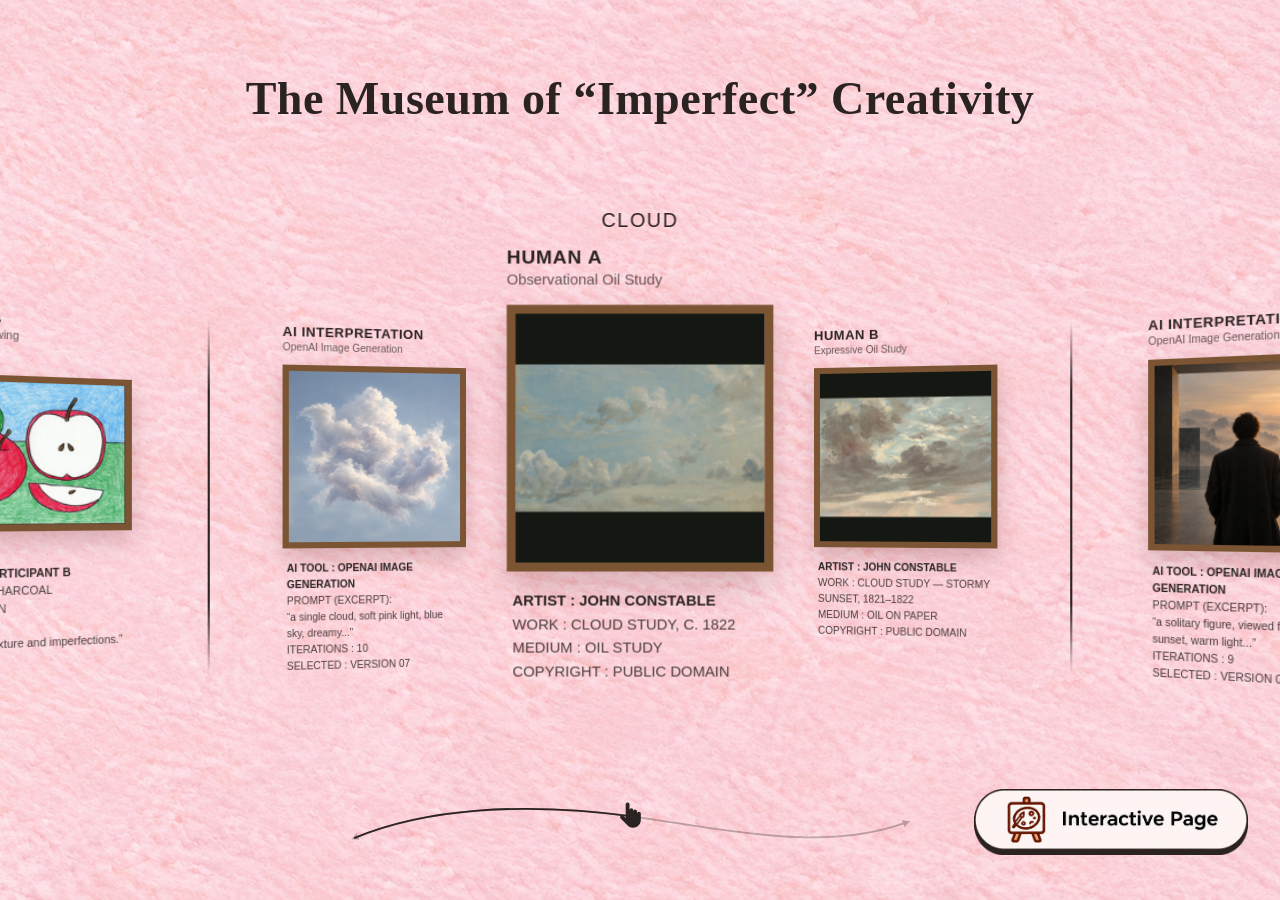
<file: index.html>
<!DOCTYPE html>
<html lang="en">
<head>
  <meta charset="UTF-8">
  <meta name="viewport" content="width=device-width, initial-scale=1.0">
  <title>The Museum of “Imperfect” Creativity</title>
  <link rel="stylesheet" href="style.css">
</head>
<body>

  <!-- 页面一：展厅，9 张作品弧形排列 -->
  <section id="page-gallery" class="page is-active">
    <h1 class="gallery-title">The Museum of “Imperfect” Creativity</h1>

    <div class="gallery">
      <!-- 卡片与分隔线由 script.js 生成；+ 按钮也会被放到第 10 张的位置 -->
      <div class="carousel" id="carousel">
        <button class="add-btn icon-btn" id="addBtn" type="button" aria-label="Submit Your Contribution">
          <img class="button-icon" src="image/button-contribute.png" alt="" draggable="false">
          <span class="add-tip">Submit Your Contribution</span>
        </button>
      </div>

      <div class="progress-bar">
        <!-- 手绘波浪进度条：小手随拖动沿曲线移动 -->
        <svg class="progress" viewBox="0 0 1000 130" aria-hidden="true">
          <defs>
            <marker id="arrow" viewBox="0 0 10 10" refX="5" refY="5" markerWidth="4" markerHeight="4" orient="auto-start-reverse">
              <path d="M0 0L10 5L0 10z"/>
            </marker>
          </defs>
          <path class="progress-track" id="progressTrack" d="M40 95 C160 45 330 35 520 65 S820 110 930 70" marker-start="url(#arrow)" marker-end="url(#arrow)"/>
          <path class="progress-fill" id="progressFill" d="M40 95 C160 45 330 35 520 65 S820 110 930 70"/>
          <g class="progress-hand" id="progressHand">
            <!-- 透明圆：扩大小手的拖动热区 -->
            <circle r="26" fill="transparent"/>
            <g transform="translate(-20 -22) scale(0.04)">
              <path d="M846.742 373.124c-41.878 0-76.094 34.446-76.094 76.624v-89.406c0-42.178-34.198-76.623-76.094-76.623-41.86 0-76.076 34.445-76.076 76.623v-54.554c0-42.161-34.198-76.624-76.093-76.624-41.879 0-76.077 34.463-76.077 76.624V79.236c0-42.178-34.198-76.623-76.093-76.623-41.878 0-76.094 34.445-76.094 76.623v547.84l-89.865-90.535a78.742 78.742 0 0 0-111.616 0c-30.702 30.896-30.702 81.478 0 112.393L361.49 899.53c57.909 71.998 146.714 118.148 246.024 118.148 169.278 0 307.642-133.596 315.534-301.426h0.441V449.536c-0.653-41.737-34.869-76.412-76.747-76.412z"/>
            </g>
          </g>
        </svg>

        <button class="progress-icon" id="progressIcon" type="button" aria-label="Interactive Page">
          <img src="image/progress-button.png" alt="" width="1230" height="275" draggable="false">
        </button>
      </div>
    </div>
  </section>

  <!-- 页面二：画布，在碎片底图上自由涂画 -->
  <section id="page-detail" class="page">
    <header class="studio-head">
      <button class="icon-btn" id="backBtn" type="button" aria-label="Back" title="Back">
        <img class="button-icon" src="image/back.png" alt="" draggable="false">
        <span class="btn-tip">Back</span></button>
      <div class="studio-actions">
        <button class="icon-btn" id="downloadBtn" type="button" aria-label="Download" title="Download">
          <img class="button-icon" src="image/button-download.png" alt="" draggable="false">
          <span class="btn-tip">Download</span></button>
        <button class="icon-btn" id="uploadBtn" type="button" aria-label="Upload" title="Upload">
          <img class="button-icon" src="image/button-upload.png" alt="" draggable="false">
          <span class="btn-tip">Upload</span></button>
      </div>
    </header>

    <div class="studio-body">
      <img class="studio-logo" src="ico.png" alt="Broken jug">
      <!-- 两层画布：底层放碎片底图，上层是用户笔迹（橡皮只擦上层） -->
      <div class="canvas-wrap">
        <canvas id="baseCanvas" width="1200" height="800"></canvas>
        <canvas id="drawCanvas" width="1200" height="800"></canvas>
      </div>

      <div class="toolbar">
        <button class="tool-btn icon-btn is-active" type="button" data-tool="pencil" aria-label="Pencil" title="Pencil" aria-pressed="true">
          <img class="button-icon" src="image/button-brush.png" alt="" draggable="false">
          <span class="btn-tip">Pencil</span></button>
        <button class="tool-btn icon-btn" type="button" data-tool="eraser" aria-label="Eraser" title="Eraser" aria-pressed="false">
          <img class="button-icon" src="image/button-eraser.png" alt="" draggable="false">
          <span class="btn-tip">Eraser</span></button>
      </div>
    </div>
  </section>

  <!-- 上传弹窗：Reflection 表单 -->
  <div class="modal" id="reflectModal">
    <form class="modal-box" id="reflectForm">
      <button class="modal-close" id="modalClose" type="button" aria-label="Close">
        <svg viewBox="0 0 24 24"><path d="M6 6l12 12M18 6L6 18"/></svg>
      </button>

      <p class="modal-step">REFLECTION</p>
      <h2 class="modal-title">What influenced your design?</h2>

      <p class="modal-label">Select one or more</p>
      <!-- 云朵选项由 script.js 生成 -->
      <div class="cloud-options" id="cloudOptions"></div>

      <p class="modal-label">Tell us more (optional)</p>
      <div class="story-box">
        <textarea id="storyInput" maxlength="300" placeholder="Share the story, feeling, or idea behind your design..."></textarea>
        <span class="story-count" id="storyCount">0 / 300</span>
      </div>

      <p class="modal-label">Add reference images (optional)</p>
      <label class="dropzone" id="dropzone">
        <input type="file" id="fileInput" accept="image/png,image/jpeg" multiple hidden>
        <svg viewBox="0 0 24 24"><path d="M12 15V4M7 9l5-5 5 5M5 15v5h14v-5"/></svg>
        <strong>Click to upload or drag images here</strong>
        <small>JPG, PNG : Max 10 MB</small>
      </label>
      <div class="thumbs" id="thumbs"></div>

      <div class="modal-actions">
        <button class="pill-btn" id="skipBtn" type="button">Skip</button>
        <button class="pill-btn is-primary" type="submit">Submit</button>
      </div>
    </form>
  </div>

  <!-- 对比弹窗：提交 Reflection 后出现，人类作品 vs 两个 AI 版本 -->
  <div class="modal" id="compareModal">
    <div class="modal-box compare-box">
      <button class="modal-close" id="compareClose" type="button" aria-label="Close">
        <svg viewBox="0 0 24 24"><path d="M6 6l12 12M18 6L6 18"/></svg>
      </button>

      <div class="compare-cols">
        <div class="compare-col">
          <h3>YOUR INTERPRETATION</h3>
          <p class="compare-sub">&nbsp;</p>
          <div class="compare-img"><img id="humanImg" src="image/ai-human.png" alt="Human interpretation"></div>
          <!-- NOTE: 常显，用户填写的内容展示在下方 -->
          <div class="compare-info" id="humanInfo">
            <p>NOTE:<br><span id="humanNote"></span></p>
          </div>
        </div>
        <div class="compare-col">
          <h3>AI INTERPRETATION</h3>
          <p class="compare-sub">ChatGPT</p>
          <div class="compare-img"><img src="image/ai-chatgpt.jpg" alt="ChatGPT interpretation"></div>
          <div class="compare-info">
            <p>AI TOOL: CHATGPT</p>
            <p>PROMPT (EXCERPT)::<br>"Turn the pottery shard into a handmade brooch with ribbon, flower and safety pin..."</p>
            <p>ITERATIONS: 6</p>
            <p>SELECTED: VERSION 02</p>
          </div>
        </div>
        <div class="compare-col">
          <h3>AI INTERPRETATION</h3>
          <p class="compare-sub">Midjourney</p>
          <div class="compare-img"><img src="image/ai-midjourney.jpg" alt="Midjourney interpretation"></div>
          <div class="compare-info">
            <p>AI TOOL: MIDJOURNEY</p>
            <p>PROMPT (EXCERPT)::<br>"Reimagine the pottery shard as a small floating garden with moss, flowers and miniature steps..."</p>
            <p>ITERATIONS: 8</p>
            <p>SELECTED: VERSION 05</p>
          </div>
        </div>
      </div>

      <div class="modal-actions">
        <button class="pill-btn" id="compareSkip" type="button">Skip</button>
        <button class="pill-btn is-primary" id="compareUpload" type="button">Upload</button>
      </div>
    </div>
  </div>

  <div class="toast" id="toast"></div>

  <!-- 转场动画：点击进度条右侧图标后全屏播放，结束进入页面二 -->
  <!-- 带音效版：转场视频保留原声，点击进度条图标进入工作室时播放 -->
  <video class="transition-video" id="transitionVideo" src="transition.mp4" preload="auto" playsinline></video>

  <script src="shard-data.js"></script>
  <script src="script.js"></script>
</body>
</html>
</file>
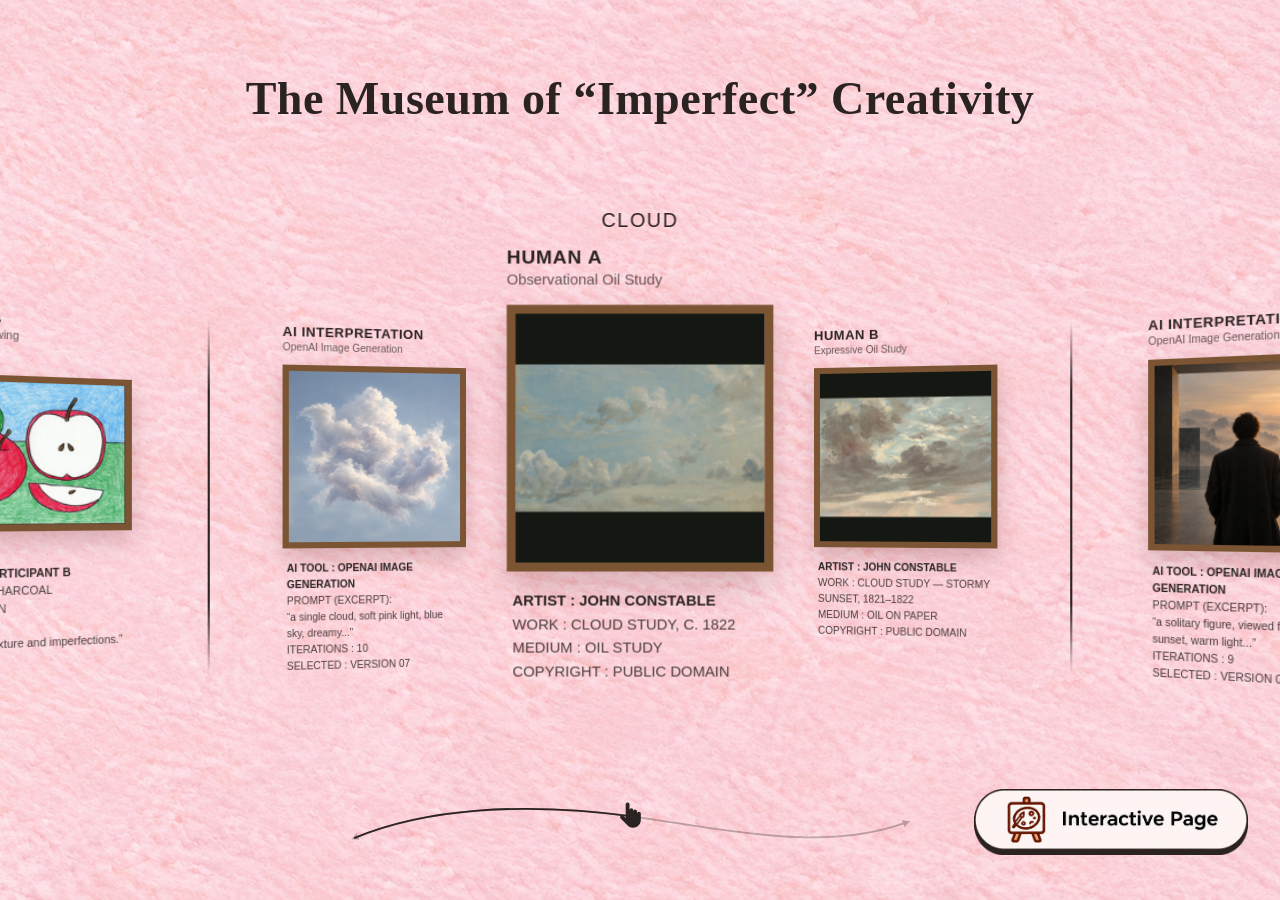
<file: no-voice/index.html>
<!DOCTYPE html>
<html lang="en">
<head>
  <meta charset="UTF-8">
  <meta name="viewport" content="width=device-width, initial-scale=1.0">
  <title>The Museum of “Imperfect” Creativity</title>
  <link rel="stylesheet" href="style.css">
</head>
<body>

  <!-- 页面一：展厅，9 张作品弧形排列 -->
  <section id="page-gallery" class="page is-active">
    <h1 class="gallery-title">The Museum of “Imperfect” Creativity</h1>

    <div class="gallery">
      <!-- 卡片与分隔线由 script.js 生成；+ 按钮也会被放到第 10 张的位置 -->
      <div class="carousel" id="carousel">
        <button class="add-btn icon-btn" id="addBtn" type="button" aria-label="Submit Your Contribution">
          <img class="button-icon" src="image/button-contribute.png" alt="" draggable="false">
          <span class="add-tip">Submit Your Contribution</span>
        </button>
      </div>

      <div class="progress-bar">
        <!-- 手绘波浪进度条：小手随拖动沿曲线移动 -->
        <svg class="progress" viewBox="0 0 1000 130" aria-hidden="true">
          <defs>
            <marker id="arrow" viewBox="0 0 10 10" refX="5" refY="5" markerWidth="4" markerHeight="4" orient="auto-start-reverse">
              <path d="M0 0L10 5L0 10z"/>
            </marker>
          </defs>
          <path class="progress-track" id="progressTrack" d="M40 95 C160 45 330 35 520 65 S820 110 930 70" marker-start="url(#arrow)" marker-end="url(#arrow)"/>
          <path class="progress-fill" id="progressFill" d="M40 95 C160 45 330 35 520 65 S820 110 930 70"/>
          <g class="progress-hand" id="progressHand">
            <!-- 透明圆：扩大小手的拖动热区 -->
            <circle r="26" fill="transparent"/>
            <g transform="translate(-20 -22) scale(0.04)">
              <path d="M846.742 373.124c-41.878 0-76.094 34.446-76.094 76.624v-89.406c0-42.178-34.198-76.623-76.094-76.623-41.86 0-76.076 34.445-76.076 76.623v-54.554c0-42.161-34.198-76.624-76.093-76.624-41.879 0-76.077 34.463-76.077 76.624V79.236c0-42.178-34.198-76.623-76.093-76.623-41.878 0-76.094 34.445-76.094 76.623v547.84l-89.865-90.535a78.742 78.742 0 0 0-111.616 0c-30.702 30.896-30.702 81.478 0 112.393L361.49 899.53c57.909 71.998 146.714 118.148 246.024 118.148 169.278 0 307.642-133.596 315.534-301.426h0.441V449.536c-0.653-41.737-34.869-76.412-76.747-76.412z"/>
            </g>
          </g>
        </svg>

        <button class="progress-icon" id="progressIcon" type="button" aria-label="Interactive Page">
          <img src="image/progress-button.png" alt="" width="1230" height="275" draggable="false">
        </button>
      </div>
    </div>
  </section>

  <!-- 页面二：画布，在碎片底图上自由涂画 -->
  <section id="page-detail" class="page">
    <header class="studio-head">
      <button class="icon-btn" id="backBtn" type="button" aria-label="Back" title="Back">
        <img class="button-icon" src="image/back.png" alt="" draggable="false">
        <span class="btn-tip">Back</span></button>
      <div class="studio-actions">
        <button class="icon-btn" id="downloadBtn" type="button" aria-label="Download" title="Download">
          <img class="button-icon" src="image/button-download.png" alt="" draggable="false">
          <span class="btn-tip">Download</span></button>
        <button class="icon-btn" id="uploadBtn" type="button" aria-label="Upload" title="Upload">
          <img class="button-icon" src="image/button-upload.png" alt="" draggable="false">
          <span class="btn-tip">Upload</span></button>
      </div>
    </header>

    <div class="studio-body">
      <img class="studio-logo" src="ico.png" alt="Broken jug">
      <!-- 两层画布：底层放碎片底图，上层是用户笔迹（橡皮只擦上层） -->
      <div class="canvas-wrap">
        <canvas id="baseCanvas" width="1200" height="800"></canvas>
        <canvas id="drawCanvas" width="1200" height="800"></canvas>
      </div>

      <div class="toolbar">
        <button class="tool-btn icon-btn is-active" type="button" data-tool="pencil" aria-label="Pencil" title="Pencil" aria-pressed="true">
          <img class="button-icon" src="image/button-brush.png" alt="" draggable="false">
          <span class="btn-tip">Pencil</span></button>
        <button class="tool-btn icon-btn" type="button" data-tool="eraser" aria-label="Eraser" title="Eraser" aria-pressed="false">
          <img class="button-icon" src="image/button-eraser.png" alt="" draggable="false">
          <span class="btn-tip">Eraser</span></button>
      </div>
    </div>
  </section>

  <!-- 上传弹窗：Reflection 表单 -->
  <div class="modal" id="reflectModal">
    <form class="modal-box" id="reflectForm">
      <button class="modal-close" id="modalClose" type="button" aria-label="Close">
        <svg viewBox="0 0 24 24"><path d="M6 6l12 12M18 6L6 18"/></svg>
      </button>

      <p class="modal-step">REFLECTION</p>
      <h2 class="modal-title">What influenced your design?</h2>

      <p class="modal-label">Select one or more</p>
      <!-- 云朵选项由 script.js 生成 -->
      <div class="cloud-options" id="cloudOptions"></div>

      <p class="modal-label">Tell us more (optional)</p>
      <div class="story-box">
        <textarea id="storyInput" maxlength="300" placeholder="Share the story, feeling, or idea behind your design..."></textarea>
        <span class="story-count" id="storyCount">0 / 300</span>
      </div>

      <p class="modal-label">Add reference images (optional)</p>
      <label class="dropzone" id="dropzone">
        <input type="file" id="fileInput" accept="image/png,image/jpeg" multiple hidden>
        <svg viewBox="0 0 24 24"><path d="M12 15V4M7 9l5-5 5 5M5 15v5h14v-5"/></svg>
        <strong>Click to upload or drag images here</strong>
        <small>JPG, PNG : Max 10 MB</small>
      </label>
      <div class="thumbs" id="thumbs"></div>

      <div class="modal-actions">
        <button class="pill-btn" id="skipBtn" type="button">Skip</button>
        <button class="pill-btn is-primary" type="submit">Submit</button>
      </div>
    </form>
  </div>

  <!-- 对比弹窗：提交 Reflection 后出现，人类作品 vs 两个 AI 版本 -->
  <div class="modal" id="compareModal">
    <div class="modal-box compare-box">
      <button class="modal-close" id="compareClose" type="button" aria-label="Close">
        <svg viewBox="0 0 24 24"><path d="M6 6l12 12M18 6L6 18"/></svg>
      </button>

      <div class="compare-cols">
        <div class="compare-col">
          <h3>YOUR INTERPRETATION</h3>
          <p class="compare-sub">&nbsp;</p>
          <div class="compare-img"><img id="humanImg" src="image/ai-human.png" alt="Human interpretation"></div>
          <!-- NOTE: 常显，用户填写的内容展示在下方 -->
          <div class="compare-info" id="humanInfo">
            <p>NOTE:<br><span id="humanNote"></span></p>
          </div>
        </div>
        <div class="compare-col">
          <h3>AI INTERPRETATION</h3>
          <p class="compare-sub">ChatGPT</p>
          <div class="compare-img"><img src="image/ai-chatgpt.jpg" alt="ChatGPT interpretation"></div>
          <div class="compare-info">
            <p>AI TOOL: CHATGPT</p>
            <p>PROMPT (EXCERPT)::<br>"Turn the pottery shard into a handmade brooch with ribbon, flower and safety pin..."</p>
            <p>ITERATIONS: 6</p>
            <p>SELECTED: VERSION 02</p>
          </div>
        </div>
        <div class="compare-col">
          <h3>AI INTERPRETATION</h3>
          <p class="compare-sub">Midjourney</p>
          <div class="compare-img"><img src="image/ai-midjourney.jpg" alt="Midjourney interpretation"></div>
          <div class="compare-info">
            <p>AI TOOL: MIDJOURNEY</p>
            <p>PROMPT (EXCERPT)::<br>"Reimagine the pottery shard as a small floating garden with moss, flowers and miniature steps..."</p>
            <p>ITERATIONS: 8</p>
            <p>SELECTED: VERSION 05</p>
          </div>
        </div>
      </div>

      <div class="modal-actions">
        <button class="pill-btn" id="compareSkip" type="button">Skip</button>
        <button class="pill-btn is-primary" id="compareUpload" type="button">Upload</button>
      </div>
    </div>
  </div>

  <div class="toast" id="toast"></div>

  <!-- 转场动画：点击进度条右侧图标后全屏播放，结束进入页面二 -->
  <!-- 无音效版：视频加 muted，转场全程静音 -->
  <video class="transition-video" id="transitionVideo" src="transition.mp4" preload="auto" playsinline muted></video>

  <script src="shard-data.js"></script>
  <script src="script.js"></script>
</body>
</html>
</file>
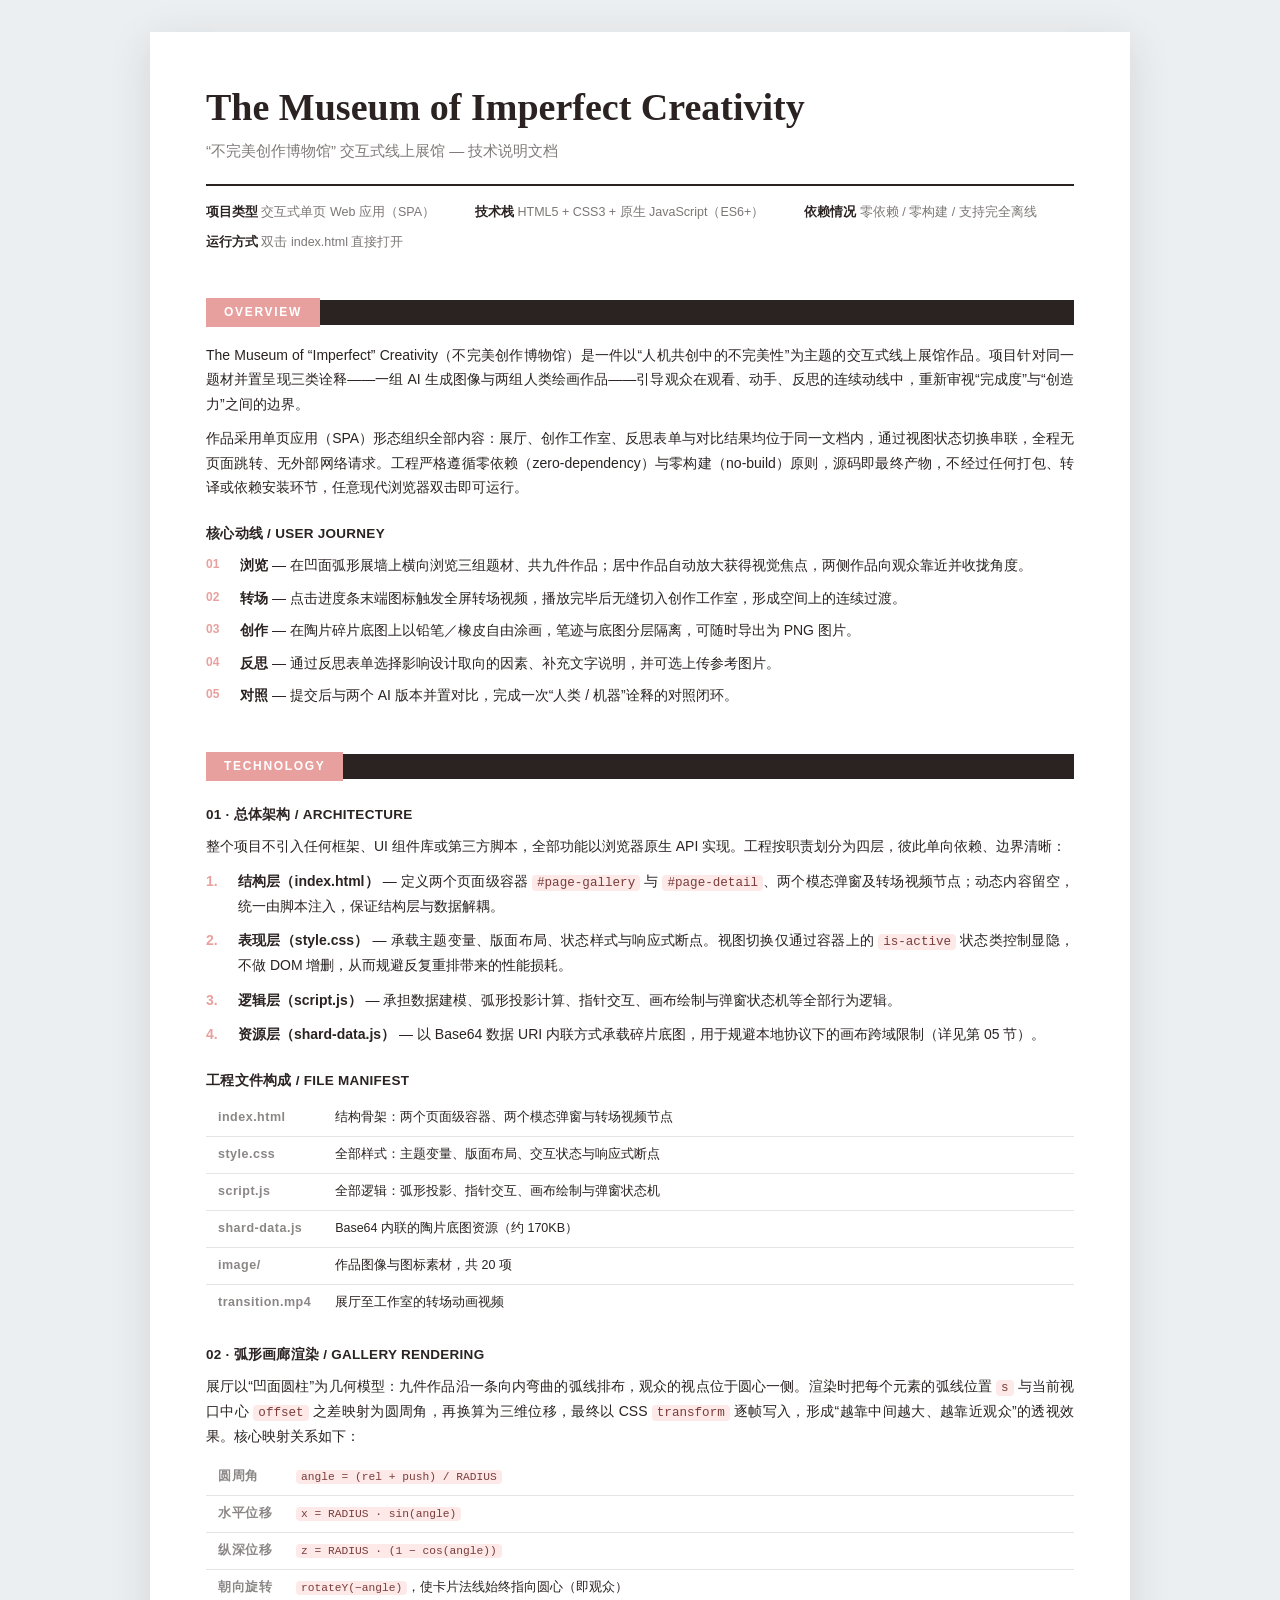
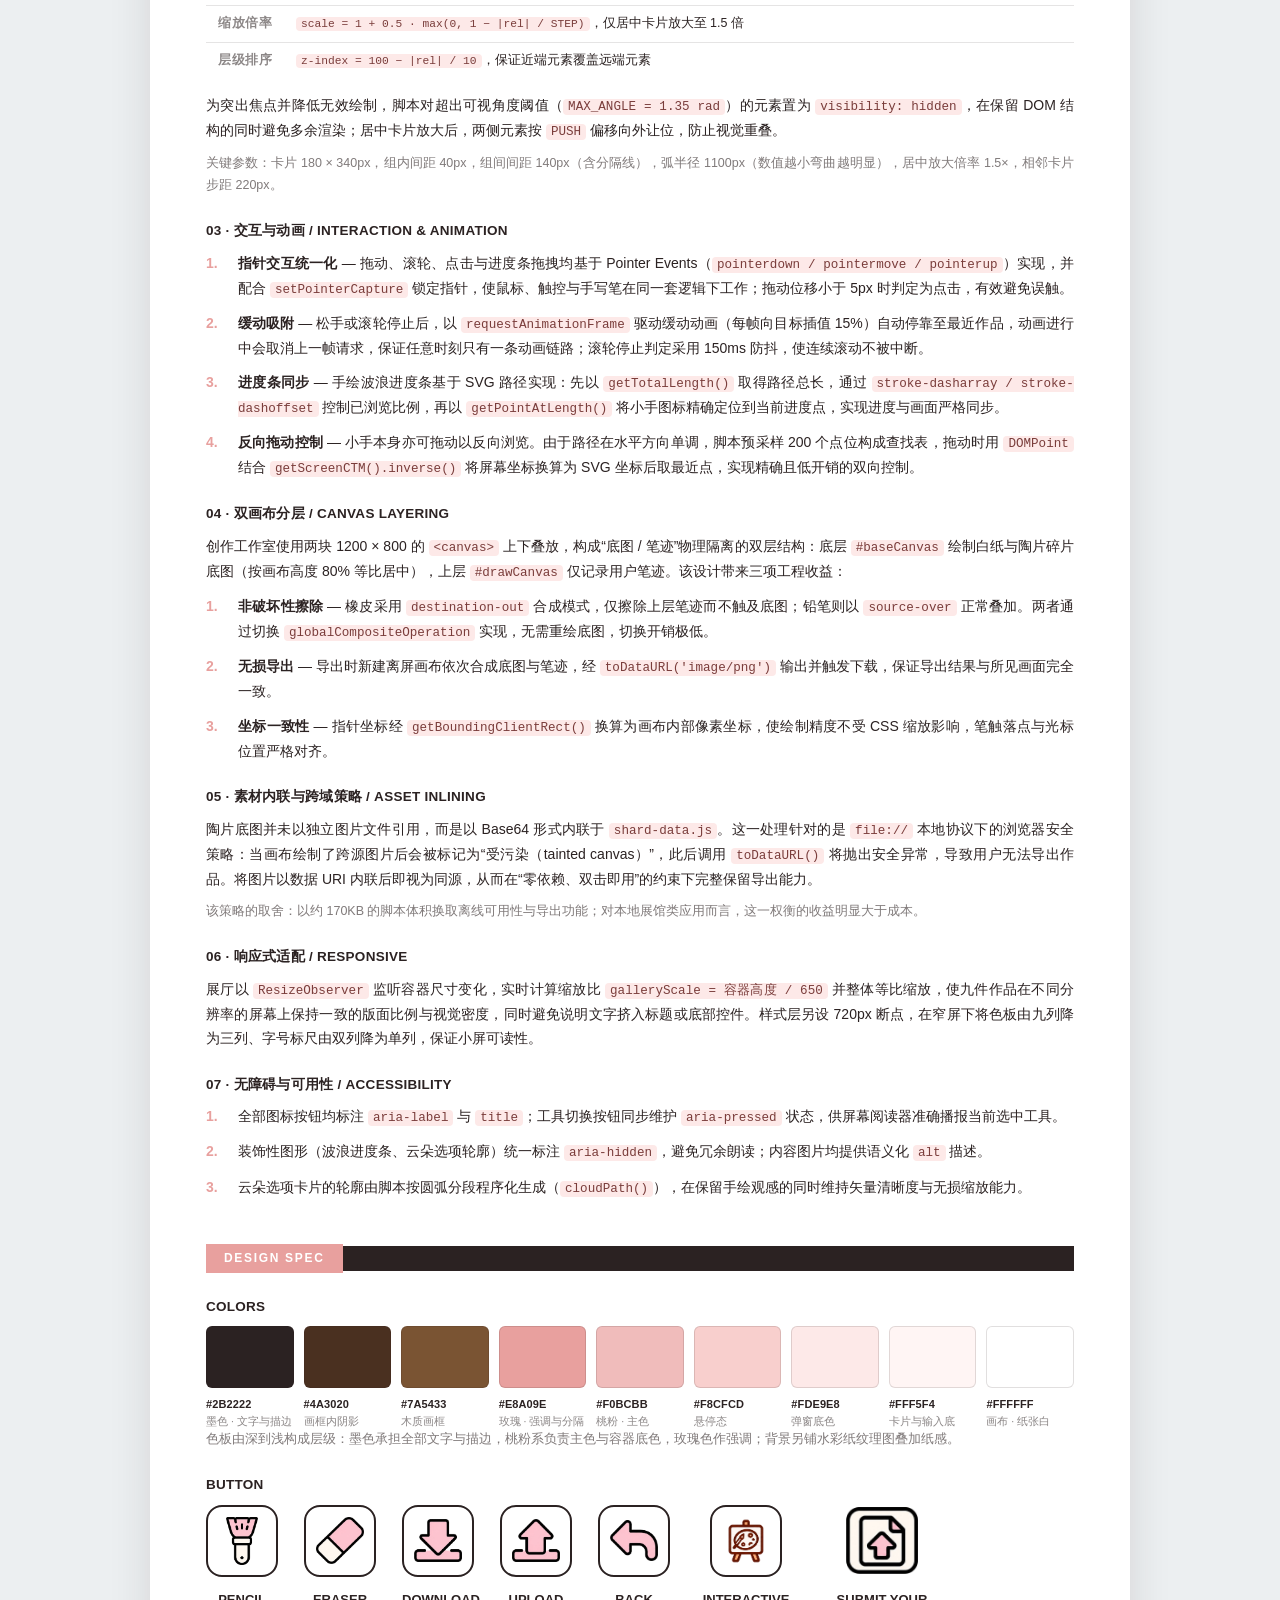
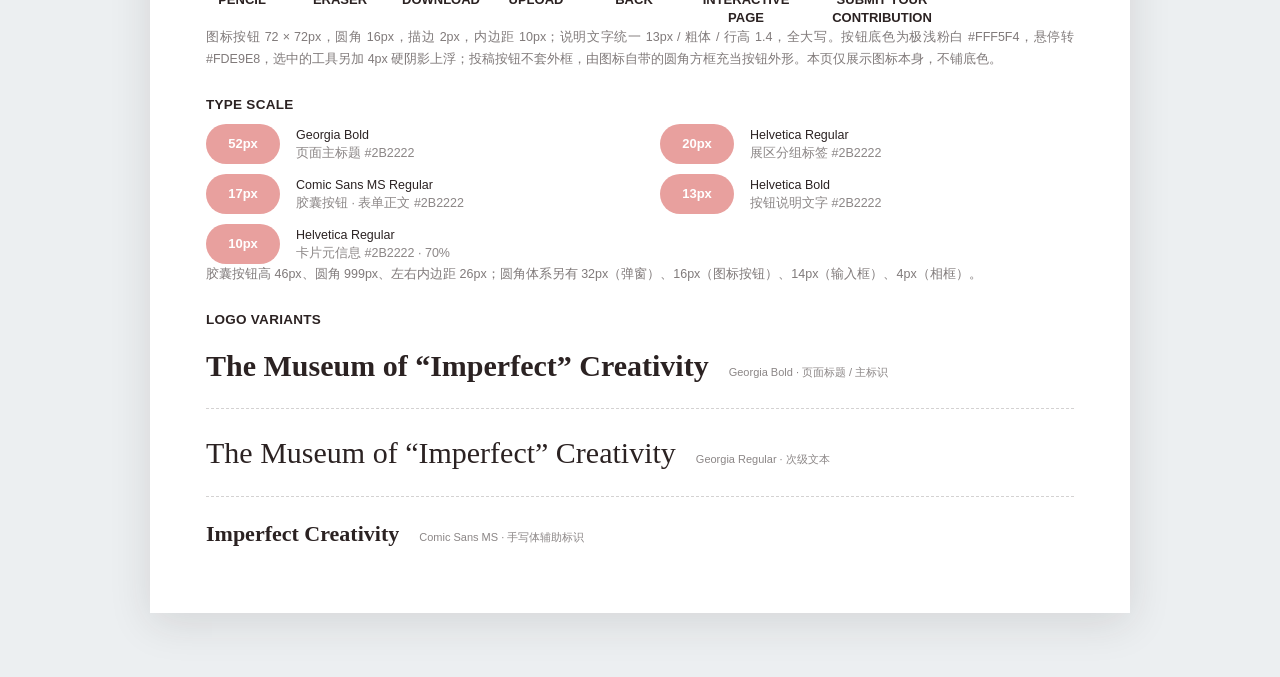
<file: 技术说明文档.html>
<!DOCTYPE html>
<html lang="zh-CN">
<head>
<meta charset="UTF-8">
<meta name="viewport" content="width=device-width, initial-scale=1.0">
<title>The Museum of Imperfect Creativity — 技术说明文档</title>
<style>
  * { margin: 0; padding: 0; box-sizing: border-box; }

  :root {
    --ink: #2b2222;
    --pink: #f0bcbb;
    --rose: #e8a09e;
    --paper: #fff5f4;
    --hand: "Comic Sans MS", "Segoe Print", cursive;
    --sans: "Helvetica Neue", Arial, sans-serif;
    --serif: Georgia, "Times New Roman", serif;
  }

  body {
    background: #eceff1;
    color: var(--ink);
    font-family: var(--sans);
    font-size: 14px;
    line-height: 1.75;
    padding: 32px 16px 64px;
  }

  .sheet {
    width: min(980px, 100%);
    margin: 0 auto;
    padding: 52px 56px 60px;
    background: #fff;
    box-shadow: 0 10px 40px rgba(43, 34, 34, 0.12);
  }

  /* ---------- 文档头 ---------- */
  .doc-title {
    font-family: var(--serif);
    font-size: clamp(26px, 3.4vw, 38px);
    font-weight: 700;
    line-height: 1.25;
  }
  .doc-sub {
    margin-top: 6px;
    font-size: 15px;
    color: rgba(43, 34, 34, 0.6);
  }
  .doc-meta {
    margin-top: 20px;
    padding-top: 16px;
    border-top: 2px solid var(--ink);
    display: flex;
    flex-wrap: wrap;
    gap: 8px 40px;
    font-size: 12.5px;
  }
  .doc-meta b { font-weight: 700; }
  .doc-meta span { color: rgba(43, 34, 34, 0.62); }

  /* ---------- 章节 ---------- */
  h2 {
    display: flex;
    align-items: center;
    margin: 44px 0 16px;
    font-size: 15px;
  }
  h2 .tab {
    padding: 4px 18px;
    background: var(--rose);
    color: #fff;
    font-size: 12px;
    font-weight: 700;
    letter-spacing: 0.14em;
    white-space: nowrap;
  }
  h2 .bar { flex: 1; height: 25px; background: var(--ink); }

  h3 {
    margin: 22px 0 8px;
    font-size: 13.5px;
    font-weight: 700;
    letter-spacing: 0.02em;
  }

  p { margin-bottom: 10px; text-align: justify; }
  p.note { font-size: 12.5px; color: rgba(43, 34, 34, 0.6); }

  /* ---------- TECHNOLOGY 编号列表 ---------- */
  ol.tech-list {
    list-style: none;
    counter-reset: tech;
    margin-bottom: 10px;
  }
  ol.tech-list li {
    position: relative;
    counter-increment: tech;
    padding-left: 32px;
    margin-bottom: 10px;
    text-align: justify;
  }
  ol.tech-list li::before {
    content: counter(tech) ".";
    position: absolute;
    left: 0;
    top: 0;
    width: 24px;
    font-weight: 700;
    color: var(--rose);
  }

  /* ---------- COLORS ---------- */
  .swatches {
    display: grid;
    grid-template-columns: repeat(9, 1fr);
    gap: 10px;
  }
  .swatch .chip {
    height: 62px;
    border: 1px solid rgba(43, 34, 34, 0.14);
    border-radius: 6px;
  }
  .swatch .hex {
    margin-top: 7px;
    font-size: 11px;
    font-weight: 700;
    letter-spacing: 0.01em;
  }
  .swatch .role {
    font-size: 10.5px;
    line-height: 1.4;
    color: rgba(43, 34, 34, 0.55);
  }

  /* ---------- BUTTON ---------- */
  .icon-row {
    display: flex;
    gap: 26px;
    flex-wrap: wrap;
    align-items: flex-start;
  }
  .icon-cell { width: 72px; text-align: center; }
  .icon-cell .box {
    width: 72px; height: 72px;
    margin: 0 auto;
    display: flex; align-items: center; justify-content: center;
    padding: 10px;
    border: 2px solid var(--ink);
    border-radius: 16px;
    background: none;   /* 图标一律不铺底色 */
  }
  /* 投稿方块自带完整外形，不再套描边框 */
  .icon-cell.wide .box { border: none; padding: 0; }
  .icon-cell.wide { width: 120px; }
  /* 说明文字较长的格子加宽，图标方块仍保持 72×72 居中 */
  .icon-cell.tall { width: 100px; }
  .icon-cell img { width: 100%; height: 100%; object-fit: contain; }
  .icon-cell .cap {
    margin-top: 14px;
    font-size: 13px;
    font-weight: 700;
    line-height: 1.4;
    /* 图标下方说明文字统一全大写 */
    text-transform: uppercase;
  }

  .type-scale {
    display: grid;
    grid-template-columns: 1fr 1fr;
    gap: 10px 40px;
    margin-top: 4px;
  }
  .pill-row { display: flex; align-items: center; gap: 16px; }
  .pill {
    min-width: 74px;
    height: 40px;
    display: inline-flex; align-items: center; justify-content: center;
    border-radius: 999px;
    background: var(--rose);
    color: #fff;
    font-size: 13px;
    font-weight: 700;
    flex-shrink: 0;
  }
  .pill-row .desc { font-size: 12.5px; line-height: 1.5; }
  .pill-row .desc em { font-style: normal; color: rgba(43, 34, 34, 0.55); }

  /* ---------- LOGO ---------- */
  .logo-variants { display: grid; gap: 18px; }
  .logo-line {
    display: flex; align-items: baseline; gap: 20px;
    padding-bottom: 16px;
    border-bottom: 1px dashed rgba(43, 34, 34, 0.2);
  }
  .logo-line:last-child { border-bottom: none; padding-bottom: 0; }
  .logo-line .sample { font-family: var(--serif); }
  .logo-line .tag {
    font-size: 11px;
    color: rgba(43, 34, 34, 0.55);
    white-space: nowrap;
  }

  /* ---------- 参数表 ---------- */
  table.spec {
    width: 100%;
    border-collapse: collapse;
    margin: 4px 0 14px;
    font-size: 12.5px;
  }
  table.spec th,
  table.spec td {
    padding: 7px 12px;
    border-bottom: 1px solid rgba(43, 34, 34, 0.12);
    text-align: left;
    vertical-align: top;
  }
  table.spec th {
    width: 1%;
    font-weight: 700;
    color: rgba(43, 34, 34, 0.55);
    letter-spacing: 0.04em;
    white-space: nowrap;
  }
  table.spec tr:last-child th,
  table.spec tr:last-child td { border-bottom: none; }

  code {
    font-family: "SFMono-Regular", Consolas, "Liberation Mono", Menlo, monospace;
    font-size: 0.9em;
    padding: 1px 5px;
    border-radius: 4px;
    background: #fde9e8;
    color: #7a3d3b;
    word-break: break-word;
  }

  /* ---------- 动线列表 ---------- */
  ol.flow {
    list-style: none;
    counter-reset: flow;
    margin: 6px 0 12px;
  }
  ol.flow li {
    position: relative;
    counter-increment: flow;
    padding-left: 34px;
    margin-bottom: 8px;
    text-align: justify;
  }
  ol.flow li::before {
    content: counter(flow, decimal-leading-zero);
    position: absolute;
    left: 0;
    top: 1px;
    font-size: 12px;
    font-weight: 700;
    color: var(--rose);
  }

  /* ---------- 打印 / 响应式 ---------- */
  @media print {
    body { background: #fff; padding: 0; font-size: 12px; }
    .sheet { box-shadow: none; width: 100%; padding: 0; }
    h2, h3 { break-after: avoid; }
    table.spec, ol.tech-list li, ol.flow li { break-inside: avoid; }
  }
  @media (max-width: 720px) {
    .sheet { padding: 28px 22px 36px; }
    .swatches { grid-template-columns: repeat(3, 1fr); }
    .type-scale { grid-template-columns: 1fr; }
  }
</style>
</head>
<body>
<div class="sheet">

  <h1 class="doc-title">The Museum of Imperfect Creativity</h1>
  <p class="doc-sub">“不完美创作博物馆” 交互式线上展馆 — 技术说明文档</p>

  <div class="doc-meta">
    <div><b>项目类型</b> <span>交互式单页 Web 应用（SPA）</span></div>
    <div><b>技术栈</b> <span>HTML5 + CSS3 + 原生 JavaScript（ES6+）</span></div>
    <div><b>依赖情况</b> <span>零依赖 / 零构建 / 支持完全离线</span></div>
    <div><b>运行方式</b> <span>双击 index.html 直接打开</span></div>
  </div>

  <h2><span class="tab">OVERVIEW</span><span class="bar"></span></h2>
  <p>The Museum of “Imperfect” Creativity（不完美创作博物馆）是一件以“人机共创中的不完美性”为主题的交互式线上展馆作品。项目针对同一题材并置呈现三类诠释——一组 AI 生成图像与两组人类绘画作品——引导观众在观看、动手、反思的连续动线中，重新审视“完成度”与“创造力”之间的边界。</p>
  <p>作品采用单页应用（SPA）形态组织全部内容：展厅、创作工作室、反思表单与对比结果均位于同一文档内，通过视图状态切换串联，全程无页面跳转、无外部网络请求。工程严格遵循零依赖（zero-dependency）与零构建（no-build）原则，源码即最终产物，不经过任何打包、转译或依赖安装环节，任意现代浏览器双击即可运行。</p>

  <h3>核心动线 / USER JOURNEY</h3>
  <ol class="flow">
    <li><b>浏览</b> — 在凹面弧形展墙上横向浏览三组题材、共九件作品；居中作品自动放大获得视觉焦点，两侧作品向观众靠近并收拢角度。</li>
    <li><b>转场</b> — 点击进度条末端图标触发全屏转场视频，播放完毕后无缝切入创作工作室，形成空间上的连续过渡。</li>
    <li><b>创作</b> — 在陶片碎片底图上以铅笔／橡皮自由涂画，笔迹与底图分层隔离，可随时导出为 PNG 图片。</li>
    <li><b>反思</b> — 通过反思表单选择影响设计取向的因素、补充文字说明，并可选上传参考图片。</li>
    <li><b>对照</b> — 提交后与两个 AI 版本并置对比，完成一次“人类 / 机器”诠释的对照闭环。</li>
  </ol>

  <h2><span class="tab">TECHNOLOGY</span><span class="bar"></span></h2>

  <h3>01 · 总体架构 / ARCHITECTURE</h3>
  <p>整个项目不引入任何框架、UI 组件库或第三方脚本，全部功能以浏览器原生 API 实现。工程按职责划分为四层，彼此单向依赖、边界清晰：</p>
  <ol class="tech-list">
    <li><b>结构层（index.html）</b> — 定义两个页面级容器 <code>#page-gallery</code> 与 <code>#page-detail</code>、两个模态弹窗及转场视频节点；动态内容留空，统一由脚本注入，保证结构层与数据解耦。</li>
    <li><b>表现层（style.css）</b> — 承载主题变量、版面布局、状态样式与响应式断点。视图切换仅通过容器上的 <code>is-active</code> 状态类控制显隐，不做 DOM 增删，从而规避反复重排带来的性能损耗。</li>
    <li><b>逻辑层（script.js）</b> — 承担数据建模、弧形投影计算、指针交互、画布绘制与弹窗状态机等全部行为逻辑。</li>
    <li><b>资源层（shard-data.js）</b> — 以 Base64 数据 URI 内联方式承载碎片底图，用于规避本地协议下的画布跨域限制（详见第 05 节）。</li>
  </ol>

  <h3>工程文件构成 / FILE MANIFEST</h3>
  <table class="spec">
    <tr><th>index.html</th><td>结构骨架：两个页面级容器、两个模态弹窗与转场视频节点</td></tr>
    <tr><th>style.css</th><td>全部样式：主题变量、版面布局、交互状态与响应式断点</td></tr>
    <tr><th>script.js</th><td>全部逻辑：弧形投影、指针交互、画布绘制与弹窗状态机</td></tr>
    <tr><th>shard-data.js</th><td>Base64 内联的陶片底图资源（约 170KB）</td></tr>
    <tr><th>image/</th><td>作品图像与图标素材，共 20 项</td></tr>
    <tr><th>transition.mp4</th><td>展厅至工作室的转场动画视频</td></tr>
  </table>

  <h3>02 · 弧形画廊渲染 / GALLERY RENDERING</h3>
  <p>展厅以“凹面圆柱”为几何模型：九件作品沿一条向内弯曲的弧线排布，观众的视点位于圆心一侧。渲染时把每个元素的弧线位置 <code>s</code> 与当前视口中心 <code>offset</code> 之差映射为圆周角，再换算为三维位移，最终以 CSS <code>transform</code> 逐帧写入，形成“越靠中间越大、越靠近观众”的透视效果。核心映射关系如下：</p>
  <table class="spec">
    <tr><th>圆周角</th><td><code>angle = (rel + push) / RADIUS</code></td></tr>
    <tr><th>水平位移</th><td><code>x = RADIUS · sin(angle)</code></td></tr>
    <tr><th>纵深位移</th><td><code>z = RADIUS · (1 − cos(angle))</code></td></tr>
    <tr><th>朝向旋转</th><td><code>rotateY(−angle)</code>，使卡片法线始终指向圆心（即观众）</td></tr>
    <tr><th>缩放倍率</th><td><code>scale = 1 + 0.5 · max(0, 1 − |rel| / STEP)</code>，仅居中卡片放大至 1.5 倍</td></tr>
    <tr><th>层级排序</th><td><code>z-index = 100 − |rel| / 10</code>，保证近端元素覆盖远端元素</td></tr>
  </table>
  <p>为突出焦点并降低无效绘制，脚本对超出可视角度阈值（<code>MAX_ANGLE = 1.35 rad</code>）的元素置为 <code>visibility: hidden</code>，在保留 DOM 结构的同时避免多余渲染；居中卡片放大后，两侧元素按 <code>PUSH</code> 偏移向外让位，防止视觉重叠。</p>
  <p class="note">关键参数：卡片 180 × 340px，组内间距 40px，组间间距 140px（含分隔线），弧半径 1100px（数值越小弯曲越明显），居中放大倍率 1.5×，相邻卡片步距 220px。</p>

  <h3>03 · 交互与动画 / INTERACTION &amp; ANIMATION</h3>
  <ol class="tech-list">
    <li><b>指针交互统一化</b> — 拖动、滚轮、点击与进度条拖拽均基于 Pointer Events（<code>pointerdown / pointermove / pointerup</code>）实现，并配合 <code>setPointerCapture</code> 锁定指针，使鼠标、触控与手写笔在同一套逻辑下工作；拖动位移小于 5px 时判定为点击，有效避免误触。</li>
    <li><b>缓动吸附</b> — 松手或滚轮停止后，以 <code>requestAnimationFrame</code> 驱动缓动动画（每帧向目标插值 15%）自动停靠至最近作品，动画进行中会取消上一帧请求，保证任意时刻只有一条动画链路；滚轮停止判定采用 150ms 防抖，使连续滚动不被中断。</li>
    <li><b>进度条同步</b> — 手绘波浪进度条基于 SVG 路径实现：先以 <code>getTotalLength()</code> 取得路径总长，通过 <code>stroke-dasharray / stroke-dashoffset</code> 控制已浏览比例，再以 <code>getPointAtLength()</code> 将小手图标精确定位到当前进度点，实现进度与画面严格同步。</li>
    <li><b>反向拖动控制</b> — 小手本身亦可拖动以反向浏览。由于路径在水平方向单调，脚本预采样 200 个点位构成查找表，拖动时用 <code>DOMPoint</code> 结合 <code>getScreenCTM().inverse()</code> 将屏幕坐标换算为 SVG 坐标后取最近点，实现精确且低开销的双向控制。</li>
  </ol>

  <h3>04 · 双画布分层 / CANVAS LAYERING</h3>
  <p>创作工作室使用两块 1200 × 800 的 <code>&lt;canvas&gt;</code> 上下叠放，构成“底图 / 笔迹”物理隔离的双层结构：底层 <code>#baseCanvas</code> 绘制白纸与陶片碎片底图（按画布高度 80% 等比居中），上层 <code>#drawCanvas</code> 仅记录用户笔迹。该设计带来三项工程收益：</p>
  <ol class="tech-list">
    <li><b>非破坏性擦除</b> — 橡皮采用 <code>destination-out</code> 合成模式，仅擦除上层笔迹而不触及底图；铅笔则以 <code>source-over</code> 正常叠加。两者通过切换 <code>globalCompositeOperation</code> 实现，无需重绘底图，切换开销极低。</li>
    <li><b>无损导出</b> — 导出时新建离屏画布依次合成底图与笔迹，经 <code>toDataURL('image/png')</code> 输出并触发下载，保证导出结果与所见画面完全一致。</li>
    <li><b>坐标一致性</b> — 指针坐标经 <code>getBoundingClientRect()</code> 换算为画布内部像素坐标，使绘制精度不受 CSS 缩放影响，笔触落点与光标位置严格对齐。</li>
  </ol>

  <h3>05 · 素材内联与跨域策略 / ASSET INLINING</h3>
  <p>陶片底图并未以独立图片文件引用，而是以 Base64 形式内联于 <code>shard-data.js</code>。这一处理针对的是 <code>file://</code> 本地协议下的浏览器安全策略：当画布绘制了跨源图片后会被标记为“受污染（tainted canvas）”，此后调用 <code>toDataURL()</code> 将抛出安全异常，导致用户无法导出作品。将图片以数据 URI 内联后即视为同源，从而在“零依赖、双击即用”的约束下完整保留导出能力。</p>
  <p class="note">该策略的取舍：以约 170KB 的脚本体积换取离线可用性与导出功能；对本地展馆类应用而言，这一权衡的收益明显大于成本。</p>

  <h3>06 · 响应式适配 / RESPONSIVE</h3>
  <p>展厅以 <code>ResizeObserver</code> 监听容器尺寸变化，实时计算缩放比 <code>galleryScale = 容器高度 / 650</code> 并整体等比缩放，使九件作品在不同分辨率的屏幕上保持一致的版面比例与视觉密度，同时避免说明文字挤入标题或底部控件。样式层另设 720px 断点，在窄屏下将色板由九列降为三列、字号标尺由双列降为单列，保证小屏可读性。</p>

  <h3>07 · 无障碍与可用性 / ACCESSIBILITY</h3>
  <ol class="tech-list">
    <li>全部图标按钮均标注 <code>aria-label</code> 与 <code>title</code>；工具切换按钮同步维护 <code>aria-pressed</code> 状态，供屏幕阅读器准确播报当前选中工具。</li>
    <li>装饰性图形（波浪进度条、云朵选项轮廓）统一标注 <code>aria-hidden</code>，避免冗余朗读；内容图片均提供语义化 <code>alt</code> 描述。</li>
    <li>云朵选项卡片的轮廓由脚本按圆弧分段程序化生成（<code>cloudPath()</code>），在保留手绘观感的同时维持矢量清晰度与无损缩放能力。</li>
  </ol>

  <h2><span class="tab">DESIGN SPEC</span><span class="bar"></span></h2>

  <h3>COLORS</h3>
  <div class="swatches">
    <div class="swatch"><div class="chip" style="background:#2b2222"></div><div class="hex">#2B2222</div><div class="role">墨色 · 文字与描边</div></div>
    <div class="swatch"><div class="chip" style="background:#4a3020"></div><div class="hex">#4A3020</div><div class="role">画框内阴影</div></div>
    <div class="swatch"><div class="chip" style="background:#7a5433"></div><div class="hex">#7A5433</div><div class="role">木质画框</div></div>
    <div class="swatch"><div class="chip" style="background:#e8a09e"></div><div class="hex">#E8A09E</div><div class="role">玫瑰 · 强调与分隔</div></div>
    <div class="swatch"><div class="chip" style="background:#f0bcbb"></div><div class="hex">#F0BCBB</div><div class="role">桃粉 · 主色</div></div>
    <div class="swatch"><div class="chip" style="background:#f8cfcd"></div><div class="hex">#F8CFCD</div><div class="role">悬停态</div></div>
    <div class="swatch"><div class="chip" style="background:#fde9e8"></div><div class="hex">#FDE9E8</div><div class="role">弹窗底色</div></div>
    <div class="swatch"><div class="chip" style="background:#fff5f4"></div><div class="hex">#FFF5F4</div><div class="role">卡片与输入底</div></div>
    <div class="swatch"><div class="chip" style="background:#ffffff"></div><div class="hex">#FFFFFF</div><div class="role">画布 · 纸张白</div></div>
  </div>
  <p class="note">色板由深到浅构成层级：墨色承担全部文字与描边，桃粉系负责主色与容器底色，玫瑰色作强调；背景另铺水彩纸纹理图叠加纸感。</p>

  <h3>BUTTON</h3>
  <div class="icon-row">
    <div class="icon-cell">
      <div class="box"><img src="image/button-brush.png" alt="Pencil"></div>
      <div class="cap">Pencil</div>
    </div>
    <div class="icon-cell">
      <div class="box"><img src="image/button-eraser.png" alt="Eraser"></div>
      <div class="cap">Eraser</div>
    </div>
    <div class="icon-cell">
      <div class="box"><img src="image/button-download.png" alt="Download"></div>
      <div class="cap">Download</div>
    </div>
    <div class="icon-cell">
      <div class="box"><img src="image/button-upload.png" alt="Upload"></div>
      <div class="cap">Upload</div>
    </div>
    <div class="icon-cell">
      <div class="box"><img src="image/back.png" alt="Back"></div>
      <div class="cap">Back</div>
    </div>
    <!-- 进度条图标：只取胶囊里左侧的画架图标，文字另用下方标签 -->
    <div class="icon-cell tall">
      <div class="box"><img src="image/progress-icon.png" alt="Interactive Page"></div>
      <div class="cap">Interactive Page</div>
    </div>
    <div class="icon-cell wide">
      <div class="box"><img src="image/button-contribute.png" alt="Submit Your Contribution"></div>
      <div class="cap">Submit Your Contribution</div>
    </div>
  </div>
  <p class="note">图标按钮 72 × 72px，圆角 16px，描边 2px，内边距 10px；说明文字统一 13px / 粗体 / 行高 1.4，全大写。按钮底色为极浅粉白 #FFF5F4，悬停转 #FDE9E8，选中的工具另加 4px 硬阴影上浮；投稿按钮不套外框，由图标自带的圆角方框充当按钮外形。本页仅展示图标本身，不铺底色。</p>

  <h3>TYPE SCALE</h3>
  <div class="type-scale">
    <div class="pill-row">
      <span class="pill">52px</span>
      <span class="desc">Georgia Bold<br><em>页面主标题 #2B2222</em></span>
    </div>
    <div class="pill-row">
      <span class="pill">20px</span>
      <span class="desc">Helvetica Regular<br><em>展区分组标签 #2B2222</em></span>
    </div>
    <div class="pill-row">
      <span class="pill">17px</span>
      <span class="desc">Comic Sans MS Regular<br><em>胶囊按钮 · 表单正文 #2B2222</em></span>
    </div>
    <div class="pill-row">
      <span class="pill">13px</span>
      <span class="desc">Helvetica Bold<br><em>按钮说明文字 #2B2222</em></span>
    </div>
    <div class="pill-row">
      <span class="pill">10px</span>
      <span class="desc">Helvetica Regular<br><em>卡片元信息 #2B2222 · 70%</em></span>
    </div>
  </div>
  <p class="note">胶囊按钮高 46px、圆角 999px、左右内边距 26px；圆角体系另有 32px（弹窗）、16px（图标按钮）、14px（输入框）、4px（相框）。</p>

  <h3>LOGO VARIANTS</h3>
  <div class="logo-variants">
    <div class="logo-line">
      <span class="sample" style="font-size:30px;font-weight:700">The Museum of “Imperfect” Creativity</span>
      <span class="tag">Georgia Bold · 页面标题 / 主标识</span>
    </div>
    <div class="logo-line">
      <span class="sample" style="font-size:30px;font-weight:400">The Museum of “Imperfect” Creativity</span>
      <span class="tag">Georgia Regular · 次级文本</span>
    </div>
    <div class="logo-line">
      <span class="sample" style="font-size:22px;font-weight:700;font-family:var(--hand)">Imperfect Creativity</span>
      <span class="tag">Comic Sans MS · 手写体辅助标识</span>
    </div>
  </div>

</div>
</body>
</html>
</file>
<file: style.css>
* {
  margin: 0;
  padding: 0;
  box-sizing: border-box;
}

:root {
  --ink: #2b2222;   /* 墨色：文字、线条 */
  --pink: #f0bcbb;  /* 桃粉主色 */
}

html,
body {
  height: 100%;
  overflow: hidden;
  /* 桃粉色水彩纸背景图铺满 */
  background: var(--pink) url("background.png") center / cover no-repeat fixed;
  color: var(--ink);
  font-family: "Helvetica Neue", Arial, sans-serif;
}

svg {
  fill: none;
  stroke: currentColor;
  stroke-width: 1.6;
  stroke-linecap: round;
  stroke-linejoin: round;
}

button {
  border: none;
  background: none;
  color: inherit;
  cursor: pointer;
}

/* 两个页面叠放，只显示当前页 */
.page {
  position: fixed;
  inset: 0;
  display: none;
}

.page.is-active {
  display: flex;
  flex-direction: column;
}

/* ========== 页面一：展厅 ========== */
.gallery-title {
  padding-top: 8vh;
  text-align: center;
  font-family: Georgia, "Times New Roman", serif;
  font-size: clamp(28px, 3.6vw, 52px);
  font-weight: 700;
  letter-spacing: 0.01em;
}

.gallery {
  position: relative;
  flex: 1;
  min-height: 0;
  display: flex;
  flex-direction: column;
  gap: 12px;
  padding-bottom: 40px;
}

/* 3D 舞台：卡片都以舞台中心为原点定位，底栏单独占位 */
.carousel {
  position: relative;
  flex: 1;
  min-height: 0;
  /* 整体下移：用自身高度百分比，随窗口缩放同步，不会压到底部进度条 */
  translate: 0 8%;
  perspective: 1600px;
  cursor: grab;
  touch-action: pan-y;
  user-select: none;
}

.carousel.is-dragging {
  cursor: grabbing;
}

.card,
.divider,
.group-label {
  position: absolute;
  left: 50%;
  top: 50%;
}

/* 卡片 = 上方标题 + 画框 + 下方说明，整体一起移动和缩放 */
.card {
  width: 180px;
  height: 340px;
  display: flex;
  flex-direction: column;
  gap: 12px;
}

.card-head h3 {
  font-size: 13px;
  font-weight: 700;
  letter-spacing: 0.04em;
}

.card-head p {
  margin-top: 2px;
  font-size: 10px;
  color: rgba(43, 34, 34, 0.7);
}

/* 画框区域固定大小，保证文字对齐；画框本身按图片比例收缩 */
.card-frame-box {
  width: 180px;
  height: 180px;
  flex-shrink: 0;
  display: flex;
  align-items: center;
  justify-content: center;
}

/* 棕色木质画框 */
.card-frame {
  border: 6px solid #7a5433;
  box-shadow: inset 0 0 0 2px #4a3020, 0 10px 20px rgba(110, 50, 50, 0.25);
}

.card-frame img {
  display: block;
  max-width: 168px;
  max-height: 168px;
  pointer-events: none;
}

.card-info {
  padding: 0 4px;
  font-size: 10px;
  line-height: 1.6;
  color: rgba(43, 34, 34, 0.85);
}

.card-info strong {
  display: block;
  font-weight: 700;
  color: var(--ink);
}

/* 组名：APPLE / CLOUD / BACK VIEW OF A PERSON */
.group-label {
  font-size: 20px;
  letter-spacing: 0.08em;
  white-space: nowrap;
}

/* 组间分隔竖线 */
.divider {
  width: 2px;
  height: 340px;
  background: linear-gradient(transparent, var(--ink) 20%, var(--ink) 80%, transparent);
}

/* 独立底栏：波浪进度条自身居中，交互按钮靠右 */
.progress-bar {
  display: grid;
  grid-template-columns: minmax(0, 1fr) min(620px, 50vw) minmax(0, 1fr);
  align-items: center;
  gap: 24px;
  flex-shrink: 0;
  margin: 0 32px;
}

.progress {
  grid-column: 2;
  display: block;
  width: 100%;
  height: auto;
  pointer-events: none;
}

/* 透明胶囊图片保留原图描边，硬阴影沿轮廓形成按钮厚度 */
.progress-icon {
  grid-column: 3;
  justify-self: end;
  display: block;
  width: min(100%, 300px);
  border-radius: 999px;
  filter: drop-shadow(0 5px 0 var(--ink));
  transition: transform 0.15s, filter 0.15s;
}

.progress-icon img {
  display: block;
  width: 100%;
  height: auto;
  pointer-events: none;
}

@media (hover: hover) {
  .progress-icon:hover {
    transform: translateY(-2px);
    filter: drop-shadow(0 7px 0 var(--ink));
  }
}

.progress-icon:active {
  transform: translateY(4px);
  filter: drop-shadow(0 1px 0 var(--ink));
}

.progress-icon:focus-visible {
  outline: 2px dashed var(--ink);
  outline-offset: 8px;
}

@media (max-width: 600px) {
  .progress-bar {
    grid-template-columns: 1fr;
    gap: 12px;
    margin: 0 16px;
  }

  .progress {
    grid-column: 1;
    justify-self: center;
    width: min(440px, 86vw);
  }

  .progress-icon {
    grid-column: 1;
    grid-row: 2;
    width: 220px;
  }
}

.progress-track,
.progress-fill {
  fill: none;
  stroke: var(--ink);
  stroke-width: 3;
}

.progress-track {
  opacity: 0.3;
}

.progress #arrow path {
  fill: var(--ink);
  stroke: none;
}

.progress-hand {
  fill: var(--ink);
  stroke: none;
  pointer-events: all;
  cursor: grab;
  touch-action: none;
}

/* 投稿按钮：放在第 10 张的位置，随弧形一起移动；只保留图片，去掉边框、底色和阴影 */
.add-btn.icon-btn,
.add-btn.icon-btn:hover,
.add-btn.icon-btn:active {
  position: absolute;
  left: 50%;
  top: 50%;
  padding: 0;
  border: none;
  background: none;
  box-shadow: none;
}

/* 静止时平铺，不额外浮起 */
.add-btn.icon-btn {
  translate: 0 0;
}

/* 按钮本身没有边框底色，立体感由图标自带的硬阴影表现：
   悬停浮起 4px、按下回落，与其它图标按钮同一套语言。
   阴影只加在图标上，避免把下方说明文字也带出投影。 */
.add-btn .button-icon {
  transition: filter 0.15s, translate 0.15s;
}

@media (hover: hover) {
  .add-btn.icon-btn:hover {
    translate: 0 -4px;
  }

  .add-btn.icon-btn:hover .button-icon {
    filter: drop-shadow(0 4px 0 var(--ink));
  }
}

.add-btn.icon-btn:active {
  translate: 0 -1px;
}

.add-btn.icon-btn:active .button-icon {
  filter: drop-shadow(0 1px 0 var(--ink));
}

/* 按钮下方说明文字：投稿按钮与工具按钮共用同一套字体样式，改这里两边同步 */
.btn-tip,
.add-tip {
  font-size: 13px;
  font-weight: 700;
  line-height: 1.4;
  color: var(--ink);
  /* 说明文字统一全大写，与图标规范一致 */
  text-transform: uppercase;
  pointer-events: none;
}

/* 提示文字常显，放在按钮正下方，避免被第九张图挡住 */
.add-tip {
  position: absolute;
  left: 50%;
  top: calc(100% + 10px);
  transform: translateX(-50%);
  width: 120px;
  text-align: center;
}

/* ========== 转场 ========== */
/* 页面一淡出 */
.page.is-leaving {
  opacity: 0;
  transition: opacity 0.6s;
}

/* 转场视频：等比例铺满屏幕，不留边、不叠加背景图 */
.transition-video {
  position: fixed;
  inset: 0;
  z-index: 100;
  display: none;
  width: 100%;
  height: 100%;
  object-fit: cover;
  background: #000;
}

.transition-video.is-playing {
  display: block;
}

/* ========== 页面二：画布 ========== */
:root {
  --hand: "Comic Sans MS", "Segoe Print", cursive; /* 手写感字体 */
}

.studio-head {
  display: flex;
  align-items: flex-start;
  /* 左上角返回，右上角下载 / 上传 */
  justify-content: space-between;
  padding: 16px 32px 0;
}

/* 画布页沿用粉色纸面背景 */
#page-detail {
  background: var(--pink) url("background.png") center / cover no-repeat;
}

.studio-logo {
  grid-column: 1;
  grid-row: 1;
  /* 靠右贴近画布 */
  justify-self: end;
  width: 180px;
  max-width: 100%;
  padding: 10px;
  border: 2px solid var(--ink);
  border-radius: 18px;
  background: #fff;
}

.studio-actions {
  display: flex;
  gap: 14px;
  padding-top: 20px;
}

/* 手绘描边胶囊按钮：页面二右上角 + 弹窗底部共用 */
.pill-btn {
  height: 46px;
  padding: 0 26px;
  display: inline-flex;
  align-items: center;
  justify-content: center;
  gap: 8px;
  border: 2px solid var(--ink);
  border-radius: 999px;
  background: #fff5f4;
  font-family: var(--hand);
  font-size: 17px;
  transition: transform 0.15s, background 0.15s;
}

.pill-btn:hover {
  transform: translateY(-2px);
}

.pill-btn svg {
  width: 20px;
  height: 20px;
  stroke-width: 2;
}

.pill-btn.is-primary {
  background: var(--pink);
}

/* 图标和画布共用首行，顶部对齐；对称侧栏保持画布水平居中 */
.studio-body {
  flex: 1;
  display: grid;
  grid-template-columns: minmax(0, 1fr) auto minmax(0, 1fr);
  grid-template-rows: auto auto;
  align-content: center;
  align-items: start;
  gap: 18px 24px;
  padding: 0 32px 64px;
}

/* 画布保持 3:2，高度优先占满剩余空间 */
.canvas-wrap {
  grid-column: 2;
  grid-row: 1;
  position: relative;
  height: min(calc(100vh - 280px), calc(70vw / 1.5));
  aspect-ratio: 3 / 2;
  border: 2px solid var(--ink);
  border-radius: 16px;
  overflow: hidden;
  background: #fff;
  box-shadow: 0 12px 30px rgba(110, 50, 50, 0.2);
}

.canvas-wrap canvas {
  position: absolute;
  inset: 0;
  width: 100%;
  height: 100%;
}

#drawCanvas {
  cursor: crosshair;
  touch-action: none;
}

/* 橡皮状态下光标换成圆圈 */
#drawCanvas.is-eraser {
  cursor: url("data:image/svg+xml,%3Csvg xmlns='http://www.w3.org/2000/svg' width='24' height='24'%3E%3Ccircle cx='12' cy='12' r='10' fill='white' stroke='%232b2222' stroke-width='1.5'/%3E%3C/svg%3E") 12 12, auto;
}

.toolbar {
  grid-column: 2;
  grid-row: 2;
  justify-self: center;
  display: flex;
  gap: 18px;
}

/* 五个图片按钮共用工具选中态的圆角、粉底和描边阴影 */
.icon-btn {
  position: relative; /* 作为下方说明文字的定位参照 */
  width: 72px;
  height: 72px;
  padding: 10px;
  display: flex;
  align-items: center;
  justify-content: center;
  flex-shrink: 0;
  border: 2px solid var(--ink);
  border-radius: 16px;
  /* 图标自带粉色填充，按钮底改用极浅粉白，避免与图标粉色融在一起 */
  background: #fff5f4;
  box-shadow: 0 4px 0 var(--ink);
  translate: 0 -4px;
  transition: background 0.15s, box-shadow 0.15s, translate 0.15s;
}

.button-icon {
  display: block;
  width: 100%;
  height: 100%;
  object-fit: contain;
  pointer-events: none;
}

/* 画布右上角按钮默认白底，悬停和按压复用笔刷效果 */
/* 返回按钮和右上角按钮同样对齐顶部，外观一致 */
#backBtn {
  margin-top: 20px;
}

.studio-head .icon-btn {
  background: #fff;
  /* 默认不显示阴影，悬停时才浮起 */
  box-shadow: none;
  translate: 0 0;
}

.studio-head .icon-btn:hover {
  box-shadow: 0 4px 0 var(--ink);
  translate: 0 -4px;
}

.studio-head .icon-btn:active {
  box-shadow: 0 1px 0 var(--ink);
  translate: 0 -1px;
}

/* 按钮下方的英文说明，不占布局空间；字体样式见上方 .btn-tip / .add-tip 共用规则 */
.btn-tip {
  position: absolute;
  left: 50%;
  top: calc(100% + 8px);
  transform: translateX(-50%);
  white-space: nowrap;
}

.icon-btn:hover {
  background: #fde9e8;
}

.icon-btn:focus-visible {
  outline: 2px solid var(--ink);
  outline-offset: 5px;
}

.icon-btn:active {
  box-shadow: 0 1px 0 var(--ink);
  translate: 0 -1px;
}

/* 选中的工具按钮上浮 4px，文字反向下移，保持两个说明文字对齐 */
.tool-btn.is-active .btn-tip {
  translate: 0 4px;
}

/* 选中的工具按钮底色固定为悬停色，鼠标移开也不回退：
   已选中 = 粉色 + 上浮 + 硬阴影，未选中 = 白底 + 平铺，
   两者一眼可分，不必靠鼠标划过才知道当前用的是什么工具。
   此规则必须写在 .icon-btn:hover 之后，同权重下靠顺序取胜。 */
.tool-btn.is-active {
  background: #fde9e8;
}

.tool-btn:not(.is-active) {
  background: #fff;
  box-shadow: none;
  translate: 0 0;
}

/* ========== 上传弹窗 ========== */
.modal {
  position: fixed;
  inset: 0;
  z-index: 1000;
  display: none;
  align-items: center;
  justify-content: center;
  background: rgba(80, 50, 50, 0.45);
  backdrop-filter: blur(4px);
}

.modal.is-open {
  display: flex;
}

.modal-box {
  position: relative;
  width: min(760px, 92vw);
  max-height: 92vh;
  overflow-y: auto;
  padding: 26px 40px 24px;
  border: 2px solid var(--ink);
  border-radius: 32px;
  background: #fde9e8;
  box-shadow: 0 20px 50px rgba(60, 30, 30, 0.3);
  font-family: var(--hand);
}

.modal-close {
  position: absolute;
  top: 22px;
  right: 22px;
  width: 48px;
  height: 48px;
  display: flex;
  align-items: center;
  justify-content: center;
  border-radius: 50%;
  background: var(--pink);
}

.modal-close svg {
  width: 22px;
  height: 22px;
  stroke-width: 2.6;
}

.modal-step {
  display: inline-flex;
  gap: 14px;
  padding-bottom: 10px;
  border-bottom: 2px solid var(--ink);
  font-family: "Helvetica Neue", Arial, sans-serif;
  font-size: 14px;
  letter-spacing: 0.1em;
}

.modal-title {
  margin: 12px 0 10px;
  font-family: Georgia, "Times New Roman", serif;
  font-size: clamp(26px, 3.4vw, 36px);
  font-weight: 700;
}

.modal-label {
  margin: 12px 0 8px;
  font-size: 16px;
}

/* 云朵多选框：两列排布 */
.cloud-options {
  display: grid;
  grid-template-columns: 1fr 1fr;
  gap: 8px 16px;
  isolation: isolate; /* 让 z-index:-1 的云朵留在弹窗背景之上 */
}

.cloud-option {
  position: relative;
  height: 54px;
  display: flex;
  align-items: center;
  gap: 16px;
  padding: 0 40px;
  cursor: pointer;
  font-size: 17px;
}

/* 云朵轮廓 SVG 铺满选项背景 */
.cloud-option svg.cloud {
  position: absolute;
  inset: 0;
  width: 100%;
  height: 100%;
  z-index: -1;
  fill: #fff5f4;
  stroke: var(--ink);
  stroke-width: 2;
}

.cloud-option input {
  display: none;
}

.check-box {
  width: 26px;
  height: 26px;
  flex-shrink: 0;
  display: flex;
  align-items: center;
  justify-content: center;
  border: 2px solid var(--ink);
  border-radius: 5px;
  background: #fff;
}

.check-box svg {
  width: 18px;
  height: 18px;
  stroke: #fff;
  stroke-width: 3;
  opacity: 0;
}

.cloud-option input:checked ~ svg.cloud {
  fill: var(--pink);
}

.cloud-option input:checked ~ .check-box {
  background: var(--ink);
}

.cloud-option input:checked ~ .check-box svg {
  opacity: 1;
}

.story-box {
  position: relative;
}

.story-box textarea {
  display: block;
  width: 100%;
  height: 76px;
  padding: 10px 18px 24px;
  resize: none;
  border: 2px solid var(--ink);
  border-radius: 14px;
  background: #fff5f4;
  color: var(--ink);
  font-family: var(--hand);
  font-size: 15px;
  outline: none;
}

.story-count {
  position: absolute;
  right: 16px;
  bottom: 8px;
  font-size: 13px;
  color: rgba(43, 34, 34, 0.55);
}

.dropzone {
  display: flex;
  flex-direction: column;
  align-items: center;
  gap: 4px;
  padding: 10px;
  border: 2px dashed var(--ink);
  border-radius: 14px;
  cursor: pointer;
  text-align: center;
  transition: background 0.15s;
}

.dropzone.is-over {
  background: rgba(240, 188, 187, 0.5);
}

.dropzone svg {
  width: 24px;
  height: 24px;
  stroke-width: 2.2;
}

.dropzone strong {
  font-size: 15px;
  font-weight: 400;
}

.dropzone small {
  font-family: "Helvetica Neue", Arial, sans-serif;
  font-size: 12px;
  color: rgba(43, 34, 34, 0.5);
}

/* 已选参考图缩略图 */
.thumbs {
  display: flex;
  flex-wrap: wrap;
  gap: 10px;
  margin-top: 10px;
}

.thumbs img {
  width: 64px;
  height: 64px;
  object-fit: cover;
  border: 2px solid var(--ink);
  border-radius: 8px;
}

.modal-actions {
  display: flex;
  justify-content: flex-end;
  gap: 16px;
  margin-top: 14px;
}

.modal-actions .pill-btn {
  min-width: 150px;
}

/* 屏幕正中间的提示 */
.toast {
  position: fixed;
  left: 50%;
  top: 50%;
  z-index: 1100;
  max-width: calc(100vw - 32px);
  padding: 12px 28px;
  border: 2px solid var(--ink);
  border-radius: 999px;
  background: #fff5f4;
  font-family: var(--hand);
  font-size: 16px;
  text-align: center;
  opacity: 0;
  transform: translate(-50%, calc(-50% + 12px));
  pointer-events: none;
  transition: opacity 0.3s, transform 0.3s;
}

.toast.is-show {
  opacity: 1;
  transform: translate(-50%, -50%);
}

/* ========== 对比弹窗 ========== */
.compare-box {
  width: min(1100px, 94vw);
  padding: 56px 44px 32px;
}

.compare-cols {
  display: grid;
  grid-template-columns: repeat(3, 1fr);
  gap: 28px;
}

/* 每栏左侧一条浅红竖线 */
.compare-col {
  padding-left: 28px;
  border-left: 2px solid #e8a09e;
}

.compare-col h3 {
  font-family: "Helvetica Neue", Arial, sans-serif;
  font-size: 19px;
  font-weight: 700;
  letter-spacing: 0.02em;
}

.compare-sub {
  margin-bottom: 10px;
  font-size: 17px;
}

/* 相框随图片原始比例撑开，避免固定方框产生白边 */
.compare-img {
  overflow: hidden;
  border-radius: 4px;
}

.compare-img img {
  display: block;
  width: 100%;
  height: auto;
}

.compare-info {
  margin-top: 14px;
  font-family: "Helvetica Neue", Arial, sans-serif;
  font-size: 13px;
  line-height: 1.5;
}

.compare-info p + p {
  margin-top: 6px;
}

/* 用户输入：保留换行，长串不撑破栏宽 */
#humanNote {
  white-space: pre-line;
  overflow-wrap: anywhere;
}
</file>
<file: no-voice/style.css>
* {
  margin: 0;
  padding: 0;
  box-sizing: border-box;
}

:root {
  --ink: #2b2222;   /* 墨色：文字、线条 */
  --pink: #f0bcbb;  /* 桃粉主色 */
}

html,
body {
  height: 100%;
  overflow: hidden;
  /* 桃粉色水彩纸背景图铺满 */
  background: var(--pink) url("background.png") center / cover no-repeat fixed;
  color: var(--ink);
  font-family: "Helvetica Neue", Arial, sans-serif;
}

svg {
  fill: none;
  stroke: currentColor;
  stroke-width: 1.6;
  stroke-linecap: round;
  stroke-linejoin: round;
}

button {
  border: none;
  background: none;
  color: inherit;
  cursor: pointer;
}

/* 两个页面叠放，只显示当前页 */
.page {
  position: fixed;
  inset: 0;
  display: none;
}

.page.is-active {
  display: flex;
  flex-direction: column;
}

/* ========== 页面一：展厅 ========== */
.gallery-title {
  padding-top: 8vh;
  text-align: center;
  font-family: Georgia, "Times New Roman", serif;
  font-size: clamp(28px, 3.6vw, 52px);
  font-weight: 700;
  letter-spacing: 0.01em;
}

.gallery {
  position: relative;
  flex: 1;
  min-height: 0;
  display: flex;
  flex-direction: column;
  gap: 12px;
  padding-bottom: 40px;
}

/* 3D 舞台：卡片都以舞台中心为原点定位，底栏单独占位 */
.carousel {
  position: relative;
  flex: 1;
  min-height: 0;
  /* 整体下移：用自身高度百分比，随窗口缩放同步，不会压到底部进度条 */
  translate: 0 8%;
  perspective: 1600px;
  cursor: grab;
  touch-action: pan-y;
  user-select: none;
}

.carousel.is-dragging {
  cursor: grabbing;
}

.card,
.divider,
.group-label {
  position: absolute;
  left: 50%;
  top: 50%;
}

/* 卡片 = 上方标题 + 画框 + 下方说明，整体一起移动和缩放 */
.card {
  width: 180px;
  height: 340px;
  display: flex;
  flex-direction: column;
  gap: 12px;
}

.card-head h3 {
  font-size: 13px;
  font-weight: 700;
  letter-spacing: 0.04em;
}

.card-head p {
  margin-top: 2px;
  font-size: 10px;
  color: rgba(43, 34, 34, 0.7);
}

/* 画框区域固定大小，保证文字对齐；画框本身按图片比例收缩 */
.card-frame-box {
  width: 180px;
  height: 180px;
  flex-shrink: 0;
  display: flex;
  align-items: center;
  justify-content: center;
}

/* 棕色木质画框 */
.card-frame {
  border: 6px solid #7a5433;
  box-shadow: inset 0 0 0 2px #4a3020, 0 10px 20px rgba(110, 50, 50, 0.25);
}

.card-frame img {
  display: block;
  max-width: 168px;
  max-height: 168px;
  pointer-events: none;
}

.card-info {
  padding: 0 4px;
  font-size: 10px;
  line-height: 1.6;
  color: rgba(43, 34, 34, 0.85);
}

.card-info strong {
  display: block;
  font-weight: 700;
  color: var(--ink);
}

/* 组名：APPLE / CLOUD / BACK VIEW OF A PERSON */
.group-label {
  font-size: 20px;
  letter-spacing: 0.08em;
  white-space: nowrap;
}

/* 组间分隔竖线 */
.divider {
  width: 2px;
  height: 340px;
  background: linear-gradient(transparent, var(--ink) 20%, var(--ink) 80%, transparent);
}

/* 独立底栏：波浪进度条自身居中，交互按钮靠右 */
.progress-bar {
  display: grid;
  grid-template-columns: minmax(0, 1fr) min(620px, 50vw) minmax(0, 1fr);
  align-items: center;
  gap: 24px;
  flex-shrink: 0;
  margin: 0 32px;
}

.progress {
  grid-column: 2;
  display: block;
  width: 100%;
  height: auto;
  pointer-events: none;
}

/* 透明胶囊图片保留原图描边，硬阴影沿轮廓形成按钮厚度 */
.progress-icon {
  grid-column: 3;
  justify-self: end;
  display: block;
  width: min(100%, 300px);
  border-radius: 999px;
  filter: drop-shadow(0 5px 0 var(--ink));
  transition: transform 0.15s, filter 0.15s;
}

.progress-icon img {
  display: block;
  width: 100%;
  height: auto;
  pointer-events: none;
}

@media (hover: hover) {
  .progress-icon:hover {
    transform: translateY(-2px);
    filter: drop-shadow(0 7px 0 var(--ink));
  }
}

.progress-icon:active {
  transform: translateY(4px);
  filter: drop-shadow(0 1px 0 var(--ink));
}

.progress-icon:focus-visible {
  outline: 2px dashed var(--ink);
  outline-offset: 8px;
}

@media (max-width: 600px) {
  .progress-bar {
    grid-template-columns: 1fr;
    gap: 12px;
    margin: 0 16px;
  }

  .progress {
    grid-column: 1;
    justify-self: center;
    width: min(440px, 86vw);
  }

  .progress-icon {
    grid-column: 1;
    grid-row: 2;
    width: 220px;
  }
}

.progress-track,
.progress-fill {
  fill: none;
  stroke: var(--ink);
  stroke-width: 3;
}

.progress-track {
  opacity: 0.3;
}

.progress #arrow path {
  fill: var(--ink);
  stroke: none;
}

.progress-hand {
  fill: var(--ink);
  stroke: none;
  pointer-events: all;
  cursor: grab;
  touch-action: none;
}

/* 投稿按钮：放在第 10 张的位置，随弧形一起移动；只保留图片，去掉边框、底色和阴影 */
.add-btn.icon-btn,
.add-btn.icon-btn:hover,
.add-btn.icon-btn:active {
  position: absolute;
  left: 50%;
  top: 50%;
  padding: 0;
  border: none;
  background: none;
  box-shadow: none;
}

/* 静止时平铺，不额外浮起 */
.add-btn.icon-btn {
  translate: 0 0;
}

/* 按钮本身没有边框底色，立体感由图标自带的硬阴影表现：
   悬停浮起 4px、按下回落，与其它图标按钮同一套语言。
   阴影只加在图标上，避免把下方说明文字也带出投影。 */
.add-btn .button-icon {
  transition: filter 0.15s, translate 0.15s;
}

@media (hover: hover) {
  .add-btn.icon-btn:hover {
    translate: 0 -4px;
  }

  .add-btn.icon-btn:hover .button-icon {
    filter: drop-shadow(0 4px 0 var(--ink));
  }
}

.add-btn.icon-btn:active {
  translate: 0 -1px;
}

.add-btn.icon-btn:active .button-icon {
  filter: drop-shadow(0 1px 0 var(--ink));
}

/* 按钮下方说明文字：投稿按钮与工具按钮共用同一套字体样式，改这里两边同步 */
.btn-tip,
.add-tip {
  font-size: 13px;
  font-weight: 700;
  line-height: 1.4;
  color: var(--ink);
  /* 说明文字统一全大写，与图标规范一致 */
  text-transform: uppercase;
  pointer-events: none;
}

/* 提示文字常显，放在按钮正下方，避免被第九张图挡住 */
.add-tip {
  position: absolute;
  left: 50%;
  top: calc(100% + 10px);
  transform: translateX(-50%);
  width: 120px;
  text-align: center;
}

/* ========== 转场 ========== */
/* 页面一淡出 */
.page.is-leaving {
  opacity: 0;
  transition: opacity 0.6s;
}

/* 转场视频：等比例铺满屏幕，不留边、不叠加背景图 */
.transition-video {
  position: fixed;
  inset: 0;
  z-index: 100;
  display: none;
  width: 100%;
  height: 100%;
  object-fit: cover;
  background: #000;
}

.transition-video.is-playing {
  display: block;
}

/* ========== 页面二：画布 ========== */
:root {
  --hand: "Comic Sans MS", "Segoe Print", cursive; /* 手写感字体 */
}

.studio-head {
  display: flex;
  align-items: flex-start;
  /* 左上角返回，右上角下载 / 上传 */
  justify-content: space-between;
  padding: 16px 32px 0;
}

/* 画布页沿用粉色纸面背景 */
#page-detail {
  background: var(--pink) url("background.png") center / cover no-repeat;
}

.studio-logo {
  grid-column: 1;
  grid-row: 1;
  /* 靠右贴近画布 */
  justify-self: end;
  width: 180px;
  max-width: 100%;
  padding: 10px;
  border: 2px solid var(--ink);
  border-radius: 18px;
  background: #fff;
}

.studio-actions {
  display: flex;
  gap: 14px;
  padding-top: 20px;
}

/* 手绘描边胶囊按钮：页面二右上角 + 弹窗底部共用 */
.pill-btn {
  height: 46px;
  padding: 0 26px;
  display: inline-flex;
  align-items: center;
  justify-content: center;
  gap: 8px;
  border: 2px solid var(--ink);
  border-radius: 999px;
  background: #fff5f4;
  font-family: var(--hand);
  font-size: 17px;
  transition: transform 0.15s, background 0.15s;
}

.pill-btn:hover {
  transform: translateY(-2px);
}

.pill-btn svg {
  width: 20px;
  height: 20px;
  stroke-width: 2;
}

.pill-btn.is-primary {
  background: var(--pink);
}

/* 图标和画布共用首行，顶部对齐；对称侧栏保持画布水平居中 */
.studio-body {
  flex: 1;
  display: grid;
  grid-template-columns: minmax(0, 1fr) auto minmax(0, 1fr);
  grid-template-rows: auto auto;
  align-content: center;
  align-items: start;
  gap: 18px 24px;
  padding: 0 32px 64px;
}

/* 画布保持 3:2，高度优先占满剩余空间 */
.canvas-wrap {
  grid-column: 2;
  grid-row: 1;
  position: relative;
  height: min(calc(100vh - 280px), calc(70vw / 1.5));
  aspect-ratio: 3 / 2;
  border: 2px solid var(--ink);
  border-radius: 16px;
  overflow: hidden;
  background: #fff;
  box-shadow: 0 12px 30px rgba(110, 50, 50, 0.2);
}

.canvas-wrap canvas {
  position: absolute;
  inset: 0;
  width: 100%;
  height: 100%;
}

#drawCanvas {
  cursor: crosshair;
  touch-action: none;
}

/* 橡皮状态下光标换成圆圈 */
#drawCanvas.is-eraser {
  cursor: url("data:image/svg+xml,%3Csvg xmlns='http://www.w3.org/2000/svg' width='24' height='24'%3E%3Ccircle cx='12' cy='12' r='10' fill='white' stroke='%232b2222' stroke-width='1.5'/%3E%3C/svg%3E") 12 12, auto;
}

.toolbar {
  grid-column: 2;
  grid-row: 2;
  justify-self: center;
  display: flex;
  gap: 18px;
}

/* 五个图片按钮共用工具选中态的圆角、粉底和描边阴影 */
.icon-btn {
  position: relative; /* 作为下方说明文字的定位参照 */
  width: 72px;
  height: 72px;
  padding: 10px;
  display: flex;
  align-items: center;
  justify-content: center;
  flex-shrink: 0;
  border: 2px solid var(--ink);
  border-radius: 16px;
  /* 图标自带粉色填充，按钮底改用极浅粉白，避免与图标粉色融在一起 */
  background: #fff5f4;
  box-shadow: 0 4px 0 var(--ink);
  translate: 0 -4px;
  transition: background 0.15s, box-shadow 0.15s, translate 0.15s;
}

.button-icon {
  display: block;
  width: 100%;
  height: 100%;
  object-fit: contain;
  pointer-events: none;
}

/* 画布右上角按钮默认白底，悬停和按压复用笔刷效果 */
/* 返回按钮和右上角按钮同样对齐顶部，外观一致 */
#backBtn {
  margin-top: 20px;
}

.studio-head .icon-btn {
  background: #fff;
  /* 默认不显示阴影，悬停时才浮起 */
  box-shadow: none;
  translate: 0 0;
}

.studio-head .icon-btn:hover {
  box-shadow: 0 4px 0 var(--ink);
  translate: 0 -4px;
}

.studio-head .icon-btn:active {
  box-shadow: 0 1px 0 var(--ink);
  translate: 0 -1px;
}

/* 按钮下方的英文说明，不占布局空间；字体样式见上方 .btn-tip / .add-tip 共用规则 */
.btn-tip {
  position: absolute;
  left: 50%;
  top: calc(100% + 8px);
  transform: translateX(-50%);
  white-space: nowrap;
}

.icon-btn:hover {
  background: #fde9e8;
}

.icon-btn:focus-visible {
  outline: 2px solid var(--ink);
  outline-offset: 5px;
}

.icon-btn:active {
  box-shadow: 0 1px 0 var(--ink);
  translate: 0 -1px;
}

/* 选中的工具按钮上浮 4px，文字反向下移，保持两个说明文字对齐 */
.tool-btn.is-active .btn-tip {
  translate: 0 4px;
}

/* 选中的工具按钮底色固定为悬停色，鼠标移开也不回退：
   已选中 = 粉色 + 上浮 + 硬阴影，未选中 = 白底 + 平铺，
   两者一眼可分，不必靠鼠标划过才知道当前用的是什么工具。
   此规则必须写在 .icon-btn:hover 之后，同权重下靠顺序取胜。 */
.tool-btn.is-active {
  background: #fde9e8;
}

.tool-btn:not(.is-active) {
  background: #fff;
  box-shadow: none;
  translate: 0 0;
}

/* ========== 上传弹窗 ========== */
.modal {
  position: fixed;
  inset: 0;
  z-index: 1000;
  display: none;
  align-items: center;
  justify-content: center;
  background: rgba(80, 50, 50, 0.45);
  backdrop-filter: blur(4px);
}

.modal.is-open {
  display: flex;
}

.modal-box {
  position: relative;
  width: min(760px, 92vw);
  max-height: 92vh;
  overflow-y: auto;
  padding: 26px 40px 24px;
  border: 2px solid var(--ink);
  border-radius: 32px;
  background: #fde9e8;
  box-shadow: 0 20px 50px rgba(60, 30, 30, 0.3);
  font-family: var(--hand);
}

.modal-close {
  position: absolute;
  top: 22px;
  right: 22px;
  width: 48px;
  height: 48px;
  display: flex;
  align-items: center;
  justify-content: center;
  border-radius: 50%;
  background: var(--pink);
}

.modal-close svg {
  width: 22px;
  height: 22px;
  stroke-width: 2.6;
}

.modal-step {
  display: inline-flex;
  gap: 14px;
  padding-bottom: 10px;
  border-bottom: 2px solid var(--ink);
  font-family: "Helvetica Neue", Arial, sans-serif;
  font-size: 14px;
  letter-spacing: 0.1em;
}

.modal-title {
  margin: 12px 0 10px;
  font-family: Georgia, "Times New Roman", serif;
  font-size: clamp(26px, 3.4vw, 36px);
  font-weight: 700;
}

.modal-label {
  margin: 12px 0 8px;
  font-size: 16px;
}

/* 云朵多选框：两列排布 */
.cloud-options {
  display: grid;
  grid-template-columns: 1fr 1fr;
  gap: 8px 16px;
  isolation: isolate; /* 让 z-index:-1 的云朵留在弹窗背景之上 */
}

.cloud-option {
  position: relative;
  height: 54px;
  display: flex;
  align-items: center;
  gap: 16px;
  padding: 0 40px;
  cursor: pointer;
  font-size: 17px;
}

/* 云朵轮廓 SVG 铺满选项背景 */
.cloud-option svg.cloud {
  position: absolute;
  inset: 0;
  width: 100%;
  height: 100%;
  z-index: -1;
  fill: #fff5f4;
  stroke: var(--ink);
  stroke-width: 2;
}

.cloud-option input {
  display: none;
}

.check-box {
  width: 26px;
  height: 26px;
  flex-shrink: 0;
  display: flex;
  align-items: center;
  justify-content: center;
  border: 2px solid var(--ink);
  border-radius: 5px;
  background: #fff;
}

.check-box svg {
  width: 18px;
  height: 18px;
  stroke: #fff;
  stroke-width: 3;
  opacity: 0;
}

.cloud-option input:checked ~ svg.cloud {
  fill: var(--pink);
}

.cloud-option input:checked ~ .check-box {
  background: var(--ink);
}

.cloud-option input:checked ~ .check-box svg {
  opacity: 1;
}

.story-box {
  position: relative;
}

.story-box textarea {
  display: block;
  width: 100%;
  height: 76px;
  padding: 10px 18px 24px;
  resize: none;
  border: 2px solid var(--ink);
  border-radius: 14px;
  background: #fff5f4;
  color: var(--ink);
  font-family: var(--hand);
  font-size: 15px;
  outline: none;
}

.story-count {
  position: absolute;
  right: 16px;
  bottom: 8px;
  font-size: 13px;
  color: rgba(43, 34, 34, 0.55);
}

.dropzone {
  display: flex;
  flex-direction: column;
  align-items: center;
  gap: 4px;
  padding: 10px;
  border: 2px dashed var(--ink);
  border-radius: 14px;
  cursor: pointer;
  text-align: center;
  transition: background 0.15s;
}

.dropzone.is-over {
  background: rgba(240, 188, 187, 0.5);
}

.dropzone svg {
  width: 24px;
  height: 24px;
  stroke-width: 2.2;
}

.dropzone strong {
  font-size: 15px;
  font-weight: 400;
}

.dropzone small {
  font-family: "Helvetica Neue", Arial, sans-serif;
  font-size: 12px;
  color: rgba(43, 34, 34, 0.5);
}

/* 已选参考图缩略图 */
.thumbs {
  display: flex;
  flex-wrap: wrap;
  gap: 10px;
  margin-top: 10px;
}

.thumbs img {
  width: 64px;
  height: 64px;
  object-fit: cover;
  border: 2px solid var(--ink);
  border-radius: 8px;
}

.modal-actions {
  display: flex;
  justify-content: flex-end;
  gap: 16px;
  margin-top: 14px;
}

.modal-actions .pill-btn {
  min-width: 150px;
}

/* 屏幕正中间的提示 */
.toast {
  position: fixed;
  left: 50%;
  top: 50%;
  z-index: 1100;
  max-width: calc(100vw - 32px);
  padding: 12px 28px;
  border: 2px solid var(--ink);
  border-radius: 999px;
  background: #fff5f4;
  font-family: var(--hand);
  font-size: 16px;
  text-align: center;
  opacity: 0;
  transform: translate(-50%, calc(-50% + 12px));
  pointer-events: none;
  transition: opacity 0.3s, transform 0.3s;
}

.toast.is-show {
  opacity: 1;
  transform: translate(-50%, -50%);
}

/* ========== 对比弹窗 ========== */
.compare-box {
  width: min(1100px, 94vw);
  padding: 56px 44px 32px;
}

.compare-cols {
  display: grid;
  grid-template-columns: repeat(3, 1fr);
  gap: 28px;
}

/* 每栏左侧一条浅红竖线 */
.compare-col {
  padding-left: 28px;
  border-left: 2px solid #e8a09e;
}

.compare-col h3 {
  font-family: "Helvetica Neue", Arial, sans-serif;
  font-size: 19px;
  font-weight: 700;
  letter-spacing: 0.02em;
}

.compare-sub {
  margin-bottom: 10px;
  font-size: 17px;
}

/* 相框随图片原始比例撑开，避免固定方框产生白边 */
.compare-img {
  overflow: hidden;
  border-radius: 4px;
}

.compare-img img {
  display: block;
  width: 100%;
  height: auto;
}

.compare-info {
  margin-top: 14px;
  font-family: "Helvetica Neue", Arial, sans-serif;
  font-size: 13px;
  line-height: 1.5;
}

.compare-info p + p {
  margin-top: 6px;
}

/* 用户输入：保留换行，长串不撑破栏宽 */
#humanNote {
  white-space: pre-line;
  overflow-wrap: anywhere;
}
</file>
